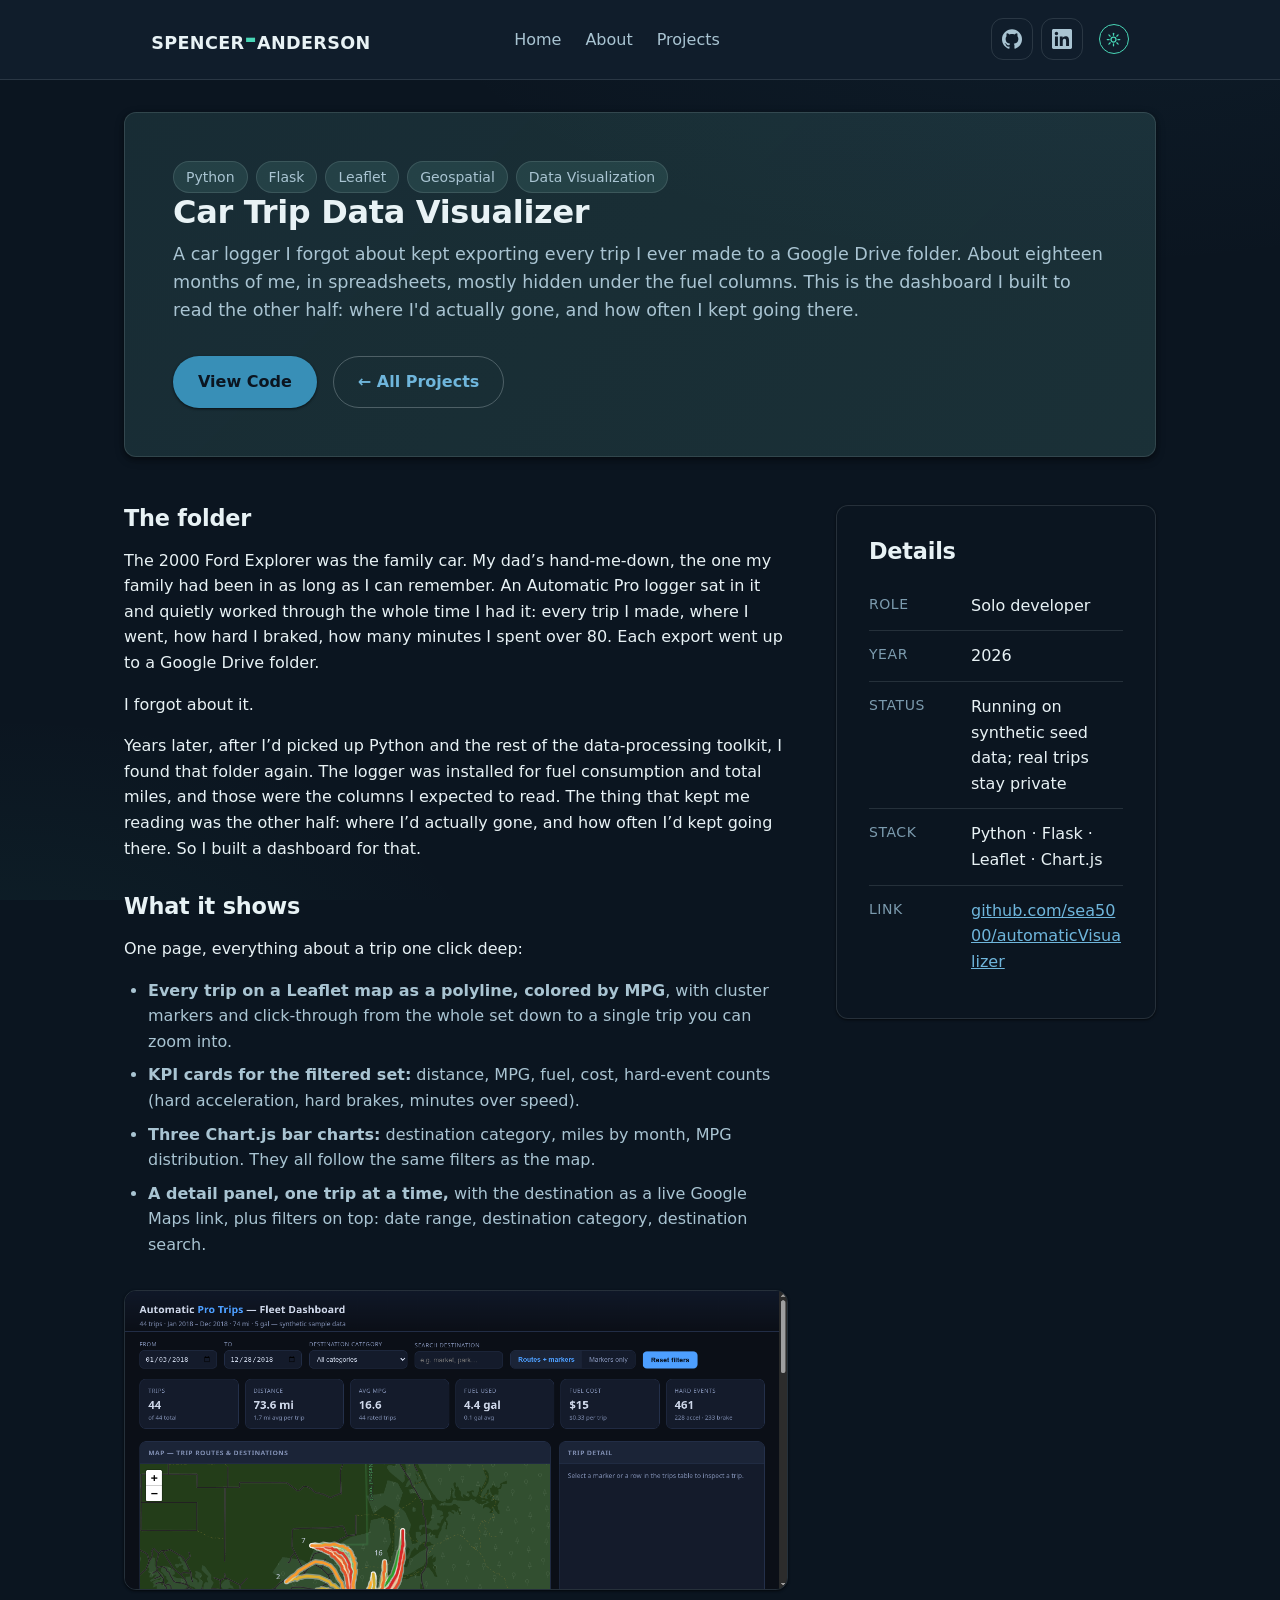
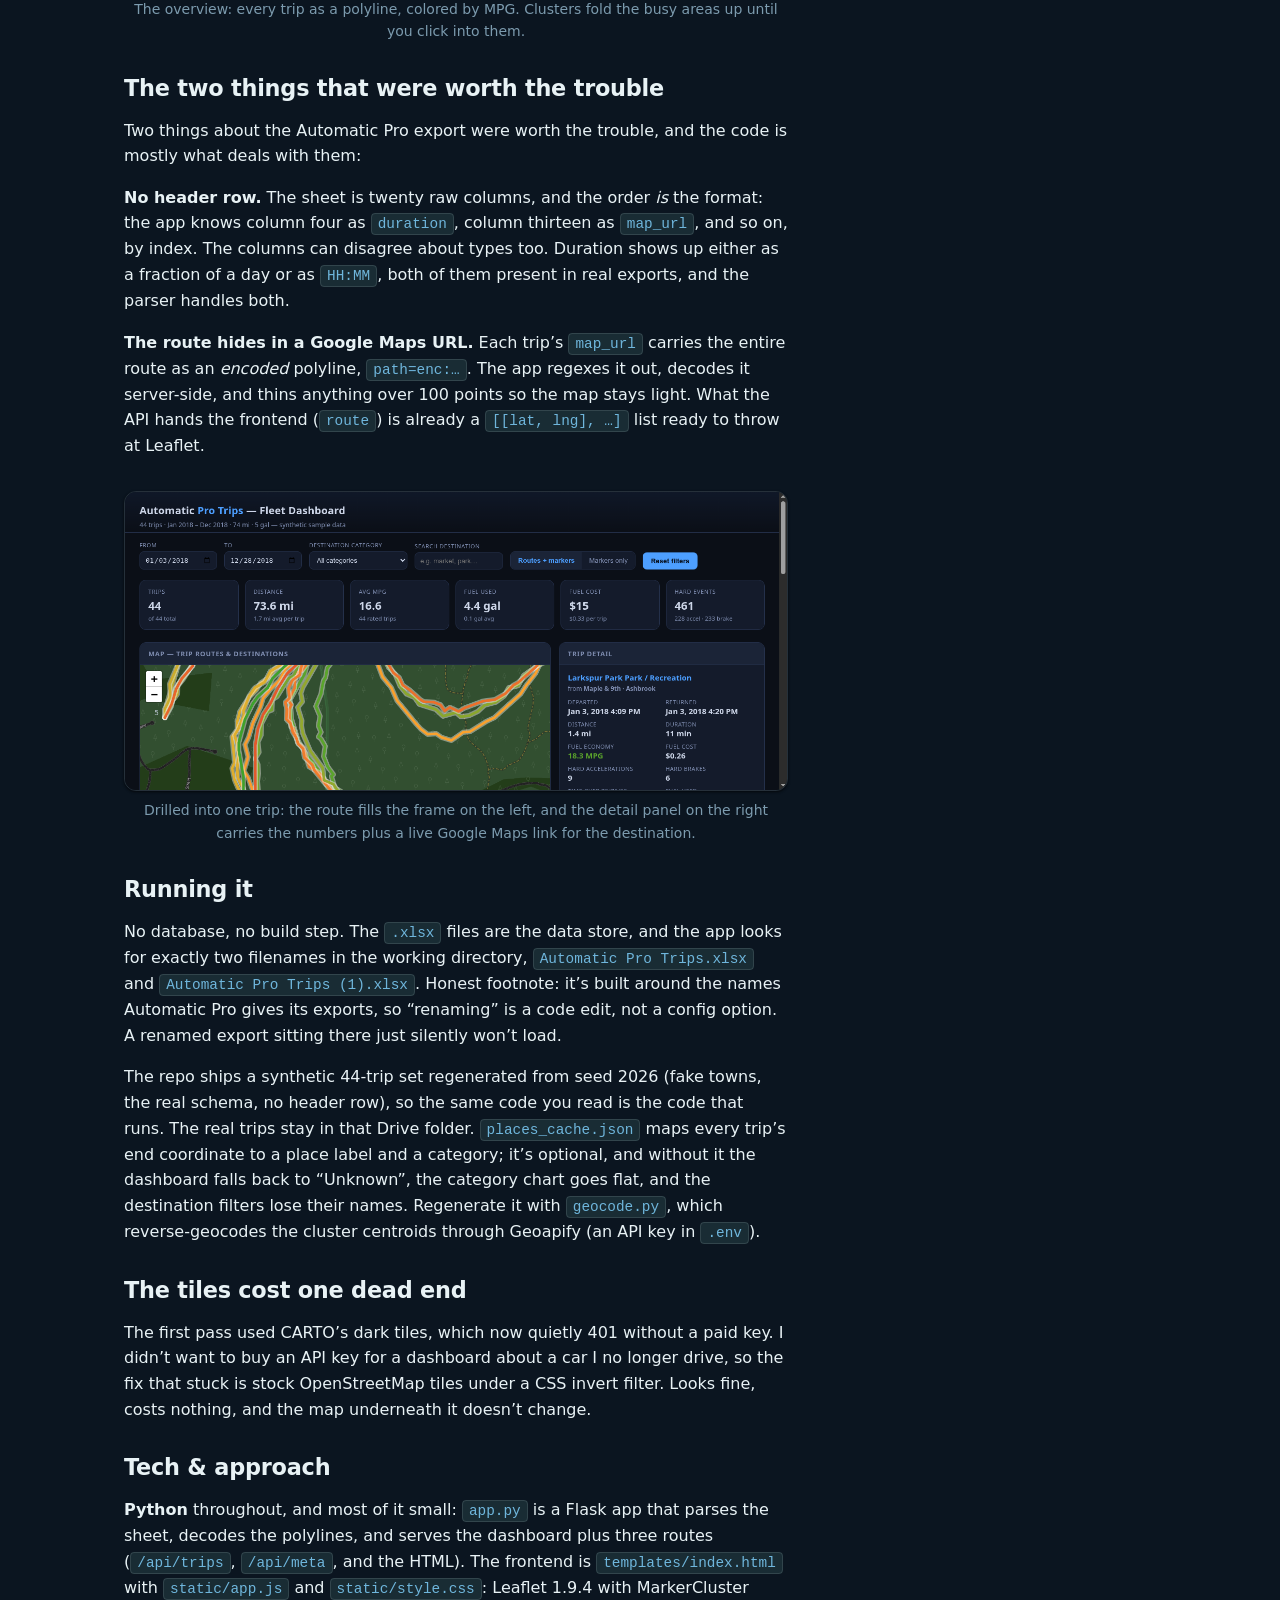
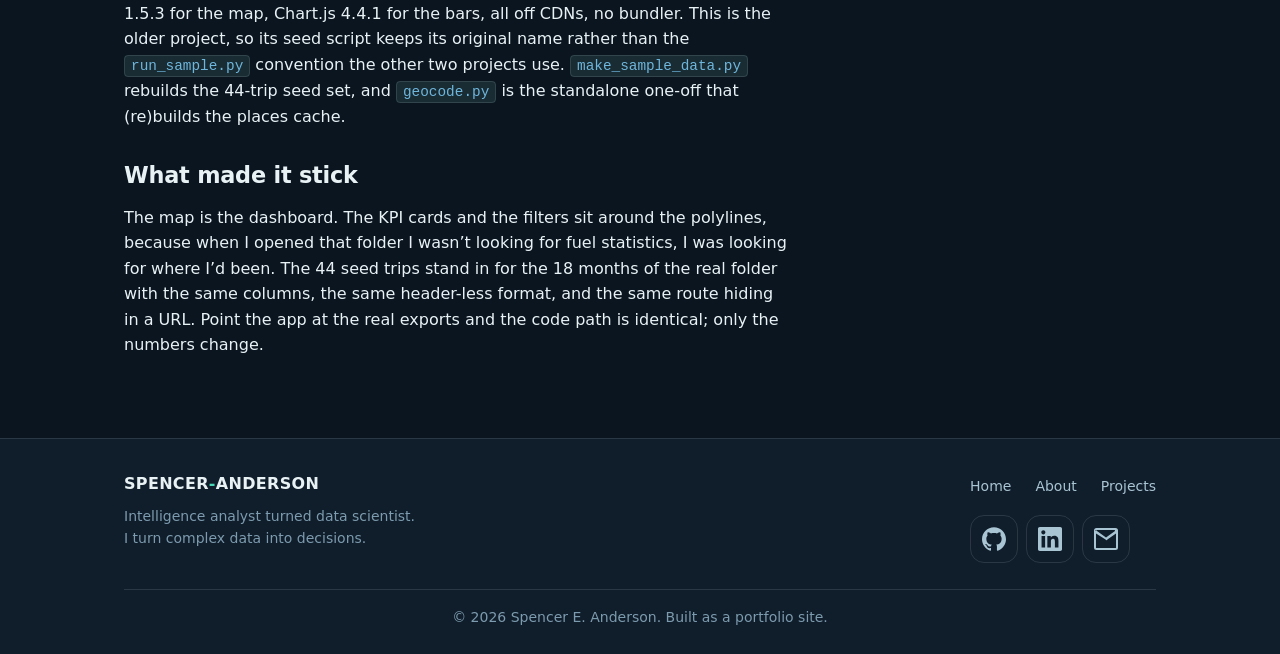
<file: projects/autoViz.html>
<!DOCTYPE html>
<html lang="en" data-depth="1">
<head>
    <meta charset="UTF-8">
    <meta name="viewport" content="width=device-width, initial-scale=1.0">
    <title>Car Trip Data Visualizer: 18 Months of Trips, Mapped | Spencer E. Anderson</title>
    <meta name="description" content="A Flask and Leaflet dashboard over eighteen months of Automatic Pro car logger exports: every trip as a polyline on a map, colored by MPG, with KPI cards, filters, and a per-trip detail panel.">
    <link rel="stylesheet" href="../assets/css/styles.css?v=2">
    <script src="../assets/js/theme.js"></script>
</head>
<body>

    <div data-header data-current=""></div>

    <main class="container">

        <section class="project-hero">
            <div data-reveal data-delay="0" class="tag-row" style="margin-top:0">
                <span class="tag">Python</span>
                <span class="tag">Flask</span>
                <span class="tag">Leaflet</span>
                <span class="tag">Geospatial</span>
                <span class="tag">Data Visualization</span>
            </div>
            <h1 data-reveal data-delay="0">
                Car Trip Data Visualizer
            </h1>
            <p data-reveal data-delay="0" class="lead meta">
                A car logger I forgot about kept exporting every trip I ever made to a Google
                Drive folder. About eighteen months of me, in spreadsheets, mostly hidden under
                the fuel columns. This is the dashboard I built to read the other half:
                where I'd actually gone, and how often I kept going there.
            </p>
            <div data-reveal data-delay="0" class="btn-row">
                <a class="btn btn-primary" href="https://github.com/sea5000/automaticVisualizer" target="_blank" rel="noopener">View Code</a>
                <a class="btn btn-outline" href="../projects.html">&larr; All Projects</a>
            </div>
        </section>

        <div class="project-layout">

            <div class="prose">
                <h3>The folder</h3>
                <p>
                    The 2000 Ford Explorer was the family car. My dad&rsquo;s hand-me-down, the one
                    my family had been in as long as I can remember. An Automatic Pro logger sat in
                    it and quietly worked through the whole time I had it: every trip I made,
                    where I went, how hard I braked, how many minutes I spent over 80. Each export
                    went up to a Google Drive folder.
                </p>
                <p>I forgot about it.</p>
                <p>
                    Years later, after I&rsquo;d picked up Python and the rest of the data-processing
                    toolkit, I found that folder again. The logger was installed for fuel
                    consumption and total miles, and those were the columns I expected to read.
                    The thing that kept me reading was the other half: where I&rsquo;d actually
                    gone, and how often I&rsquo;d kept going there. So I built a dashboard for that.
                </p>

                <h3>What it shows</h3>
                <p>
                    One page, everything about a trip one click deep:
                </p>
                <ul>
                    <li><strong>Every trip on a Leaflet map as a polyline, colored by MPG</strong>, with cluster markers and click-through from the whole set down to a single trip you can zoom into.</li>
                    <li><strong>KPI cards for the filtered set:</strong> distance, MPG, fuel, cost, hard-event counts (hard acceleration, hard brakes, minutes over speed).</li>
                    <li><strong>Three Chart.js bar charts:</strong> destination category, miles by month, MPG distribution. They all follow the same filters as the map.</li>
                    <li><strong>A detail panel, one trip at a time,</strong> with the destination as a live Google Maps link, plus filters on top: date range, destination category, destination search.</li>
                </ul>

                <figure data-reveal data-delay="0">
                    <img src="../assets/img/autoViz-overview.png" alt="The dashboard overview: every trip drawn as a polyline on a map, colored by MPG, with KPI cards and bar charts below" loading="lazy">
                    <figcaption>The overview: every trip as a polyline, colored by MPG. Clusters fold the busy areas up until you click into them.</figcaption>
                </figure>

                <h3>The two things that were worth the trouble</h3>
                <p>
                    Two things about the Automatic Pro export were worth the trouble, and the code
                    is mostly what deals with them:
                </p>
                <p>
                    <strong>No header row.</strong> The sheet is twenty raw columns, and the order
                    <em>is</em> the format: the app knows column four as <code>duration</code>,
                    column thirteen as <code>map_url</code>, and so on, by index. The columns can
                    disagree about types too. Duration shows up either as a fraction of a day or
                    as <code>HH:MM</code>, both of them present in real exports, and the parser
                    handles both.
                </p>
                <p>
                    <strong>The route hides in a Google Maps URL.</strong> Each trip&rsquo;s
                    <code>map_url</code> carries the entire route as an <em>encoded</em>
                    polyline, <code>path=enc:&hellip;</code>. The app regexes it out, decodes it
                    server-side, and thins anything over 100 points so the map stays light. What
                    the API hands the frontend (<code>route</code>) is already a
                    <code>[[lat, lng], &hellip;]</code> list ready to throw at Leaflet.
                </p>

                <figure data-reveal data-delay="160">
                    <img src="../assets/img/autoViz-trip.png" alt="One selected trip: the route fills the map frame with the detail panel on the right" loading="lazy">
                    <figcaption>
                        Drilled into one trip: the route fills the frame on the left, and the
                        detail panel on the right carries the numbers plus a live Google Maps
                        link for the destination.
                    </figcaption>
                </figure>

                <h3>Running it</h3>
                <p>
                    No database, no build step. The <code>.xlsx</code> files are the data store,
                    and the app looks for exactly two filenames in the working directory,
                    <code>Automatic Pro Trips.xlsx</code> and
                    <code>Automatic Pro Trips (1).xlsx</code>. Honest footnote: it&rsquo;s built
                    around the names Automatic Pro gives its exports, so &ldquo;renaming&rdquo;
                    is a code edit, not a config option. A renamed export sitting there just
                    silently won&rsquo;t load.
                </p>
                <p>
                    The repo ships a synthetic 44-trip set regenerated from seed 2026 (fake
                    towns, the real schema, no header row), so the same code you read is the
                    code that runs. The real trips stay in that Drive folder.
                    <code>places_cache.json</code> maps every trip&rsquo;s end coordinate to a
                    place label and a category; it&rsquo;s optional, and without it the
                    dashboard falls back to &ldquo;Unknown&rdquo;, the category chart goes flat,
                    and the destination filters lose their names. Regenerate it with
                    <code>geocode.py</code>, which reverse-geocodes the cluster centroids
                    through Geoapify (an API key in <code>.env</code>).
                </p>

                <h3>The tiles cost one dead end</h3>
                <p>
                    The first pass used CARTO&rsquo;s dark tiles, which now quietly 401 without a
                    paid key. I didn&rsquo;t want to buy an API key for a dashboard about a car
                    I no longer drive, so the fix that stuck is stock OpenStreetMap tiles under
                    a CSS invert filter. Looks fine, costs nothing, and the map underneath it
                    doesn&rsquo;t change.
                </p>

                <h3>Tech &amp; approach</h3>
                <p>
                    <strong>Python</strong> throughout, and most of it small: <code>app.py</code>
                    is a Flask app that parses the sheet, decodes the polylines, and serves the
                    dashboard plus three routes (<code>/api/trips</code>,
                    <code>/api/meta</code>, and the HTML). The frontend is
                    <code>templates/index.html</code> with <code>static/app.js</code> and
                    <code>static/style.css</code>: Leaflet 1.9.4 with MarkerCluster 1.5.3 for
                    the map, Chart.js 4.4.1 for the bars, all off CDNs, no bundler.
                    This is the older project, so its seed script keeps its original name rather than the <code>run_sample.py</code> convention the other two projects use. <code>make_sample_data.py</code> rebuilds the 44-trip seed set, and
                    <code>geocode.py</code> is the standalone one-off that (re)builds the places
                    cache.
                </p>

                <h3>What made it stick</h3>
                <p>
                    The map is the dashboard. The KPI cards and the filters sit around the
                    polylines, because when I opened that folder I wasn&rsquo;t looking for
                    fuel statistics, I was looking for where I&rsquo;d been. The 44 seed trips
                    stand in for the 18 months of the real folder with the same columns, the
                    same header-less format, and the same route hiding in a URL. Point the app
                    at the real exports and the code path is identical; only the numbers
                    change.
                </p>
            </div>

            <aside data-reveal class="project-side">
                <div class="card">
                    <h3>Details</h3>
                    <ul class="contact-list">
                        <li>
                            <span class="label">Role</span>
                            <span class="value">Solo developer</span>
                        </li>
                        <li>
                            <span class="label">Year</span>
                            <span class="value">2026</span>
                        </li>
                        <li>
                            <span class="label">Status</span>
                            <span class="value">Running on synthetic seed data; real trips stay private</span>
                        </li>
                        <li>
                            <span class="label">Stack</span>
                            <span class="value">Python &middot; Flask &middot; Leaflet &middot; Chart.js</span>
                        </li>
                        <li>
                            <span class="label">Link</span>
                            <span class="value">
                                <a href="https://github.com/sea5000/automaticVisualizer" target="_blank" rel="noopener">github.com/sea5000/automaticVisualizer</a>
                            </span>
                        </li>
                    </ul>
                </div>
            </aside>

        </div>
    </main>

    <div data-footer></div>

    <script src="../assets/js/main.js"></script>
</body>
</html>
</file>
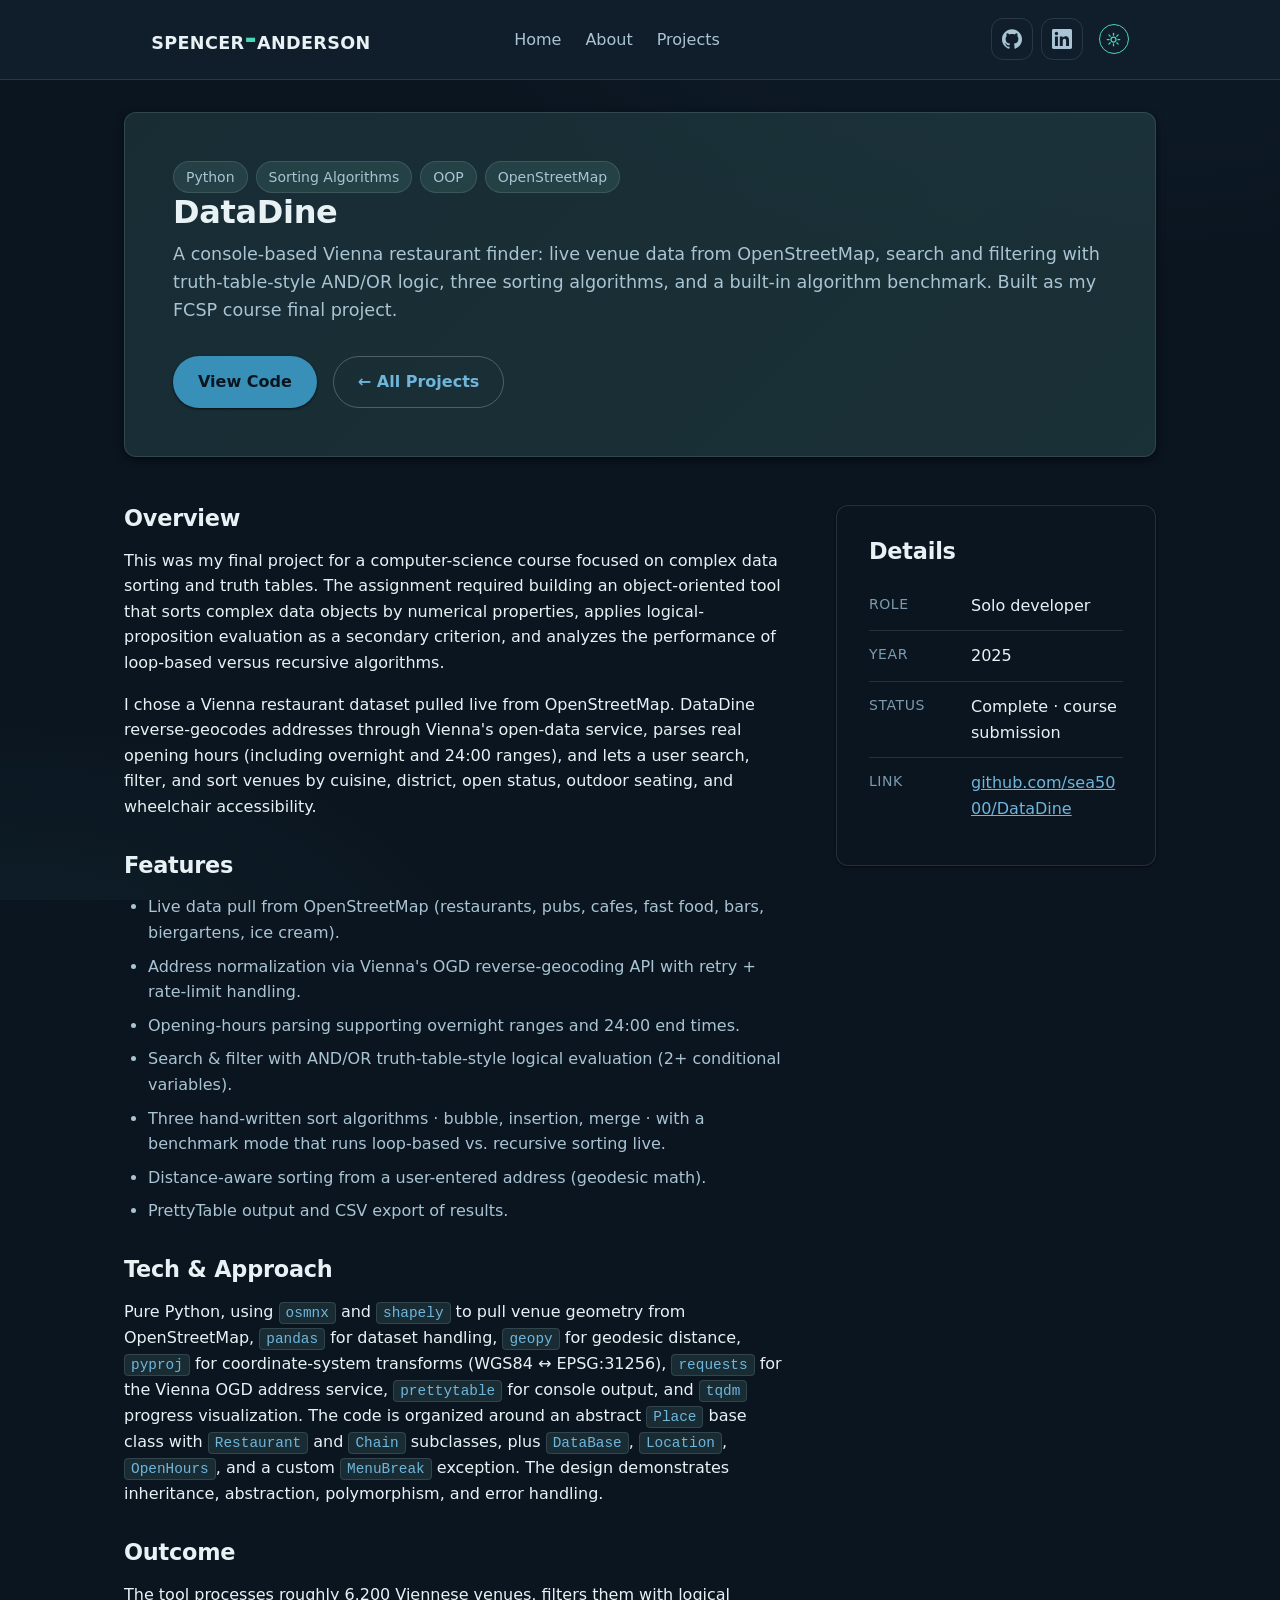
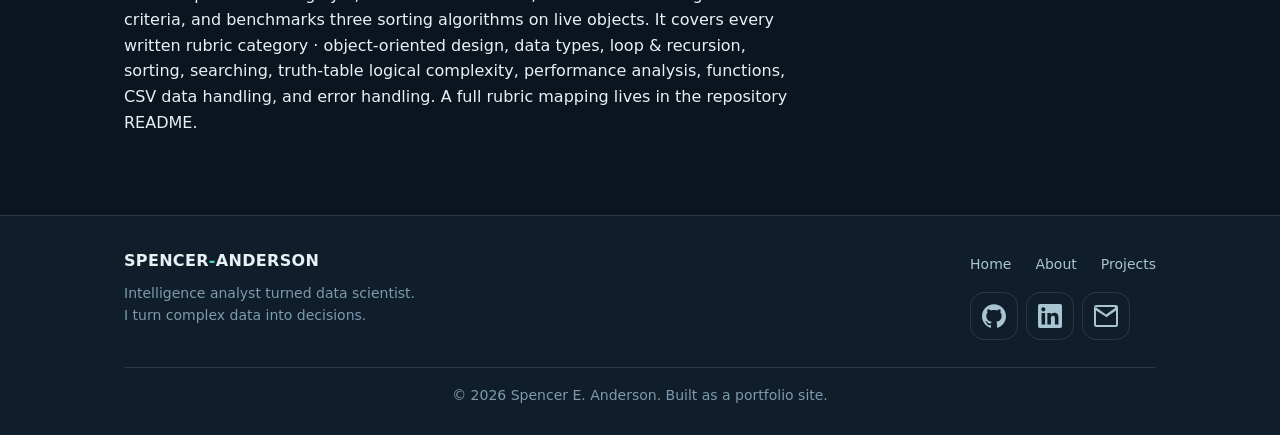
<file: projects/datadine.html>
<!DOCTYPE html>
<html lang="en" data-depth="1">
<head>
    <meta charset="UTF-8">
    <meta name="viewport" content="width=device-width, initial-scale=1.0">
    <title>DataDine · Vienna Restaurant Finder · Spencer E. Anderson</title>
    <meta name="description" content="DataDine · a Python Vienna restaurant finder built for a data-sorting and truth-table coursework.">
    <link rel="stylesheet" href="../assets/css/styles.css?v=2">
    <script src="../assets/js/theme.js"></script>
</head>
<body>

    <div data-header data-current=""></div>

    <main class="container">

        <section class="project-hero">
            <div data-reveal data-delay="0" class="tag-row" style="margin-top:0">
                <span class="tag">Python</span>
                <span class="tag">Sorting Algorithms</span>
                <span class="tag">OOP</span>
                <span class="tag">OpenStreetMap</span>
            </div>
            <h1 data-reveal data-delay="0">
                DataDine
            </h1>
            <p data-reveal data-delay="0" class="lead meta">
                A console-based Vienna restaurant finder: live venue data from OpenStreetMap, search and
                filtering with truth-table-style AND/OR logic, three sorting algorithms, and a built-in
                algorithm benchmark. Built as my FCSP course final project.
            </p>
            <div data-reveal data-delay="0" class="btn-row">
                <a class="btn btn-primary" href="https://github.com/sea5000/DataDine" target="_blank" rel="noopener">View Code</a>
                <a class="btn btn-outline" href="../projects.html">&larr; All Projects</a>
            </div>
        </section>

        <div class="project-layout">

            <div class="prose">
                <h3>Overview</h3>
                <p>
                    This was my final project for a computer-science course focused on complex data
                    sorting and truth tables. The assignment required building an object-oriented tool that
                    sorts complex data objects by numerical properties, applies logical-proposition
                    evaluation as a secondary criterion, and analyzes the performance of loop-based versus
                    recursive algorithms.
                </p>
                <p>
                    I chose a Vienna restaurant dataset pulled live from OpenStreetMap. DataDine reverse-geocodes
                    addresses through Vienna's open-data service, parses real opening hours (including overnight
                    and 24:00 ranges), and lets a user search, filter, and sort venues by cuisine, district,
                    open status, outdoor seating, and wheelchair accessibility.
                </p>

                <h3>Features</h3>
                <ul>
                    <li>Live data pull from OpenStreetMap (restaurants, pubs, cafes, fast food, bars, biergartens, ice cream).</li>
                    <li>Address normalization via Vienna's OGD reverse-geocoding API with retry + rate-limit handling.</li>
                    <li>Opening-hours parsing supporting overnight ranges and 24:00 end times.</li>
                    <li>Search &amp; filter with AND/OR truth-table-style logical evaluation (2+ conditional variables).</li>
                    <li>Three hand-written sort algorithms · bubble, insertion, merge · with a benchmark mode that runs loop-based vs. recursive sorting live.</li>
                    <li>Distance-aware sorting from a user-entered address (geodesic math).</li>
                    <li>PrettyTable output and CSV export of results.</li>
                </ul>

                <h3>Tech &amp; Approach</h3>
                <p>
                    Pure Python, using <code>osmnx</code> and <code>shapely</code> to pull venue geometry from
                    OpenStreetMap, <code>pandas</code> for dataset handling, <code>geopy</code> for geodesic
                    distance, <code>pyproj</code> for coordinate-system transforms (WGS84 ↔ EPSG:31256),
                    <code>requests</code> for the Vienna OGD address service, <code>prettytable</code> for
                    console output, and <code>tqdm</code> progress visualization. The code is organized
                    around an abstract <code>Place</code> base class with <code>Restaurant</code> and
                    <code>Chain</code> subclasses, plus <code>DataBase</code>, <code>Location</code>,
                    <code>OpenHours</code>, and a custom <code>MenuBreak</code> exception. The design
                    demonstrates inheritance, abstraction, polymorphism, and error handling.
                </p>

                <h3>Outcome</h3>
                <p>
                    The tool processes roughly 6,200 Viennese venues, filters them with logical criteria,
                    and benchmarks three sorting algorithms on live objects. It covers every
                    written rubric category · object-oriented design, data types, loop &amp; recursion,
                    sorting, searching, truth-table logical complexity, performance analysis, functions,
                    CSV data handling, and error handling. A full rubric mapping lives in the repository README.
                </p>
            </div>

            <aside data-reveal class="project-side">
                <div class="card">
                    <h3>Details</h3>
                    <ul class="contact-list">
                        <li>
                            <span class="label">Role</span>
                            <span class="value">Solo developer</span>
                        </li>
                        <li>
                            <span class="label">Year</span>
                            <span class="value">2025</span>
                        </li>
                        <li>
                            <span class="label">Status</span>
                            <span class="value">Complete · course submission</span>
                        </li>
                        <li>
                            <span class="label">Link</span>
                            <span class="value">
                                <a href="https://github.com/sea5000/DataDine" target="_blank" rel="noopener">github.com/sea5000/DataDine</a>
                            </span>
                        </li>
                    </ul>
                </div>
            </aside>

        </div>
    </main>

    <div data-footer></div>

    <script src="../assets/js/main.js"></script>
</body>
</html>
</file>
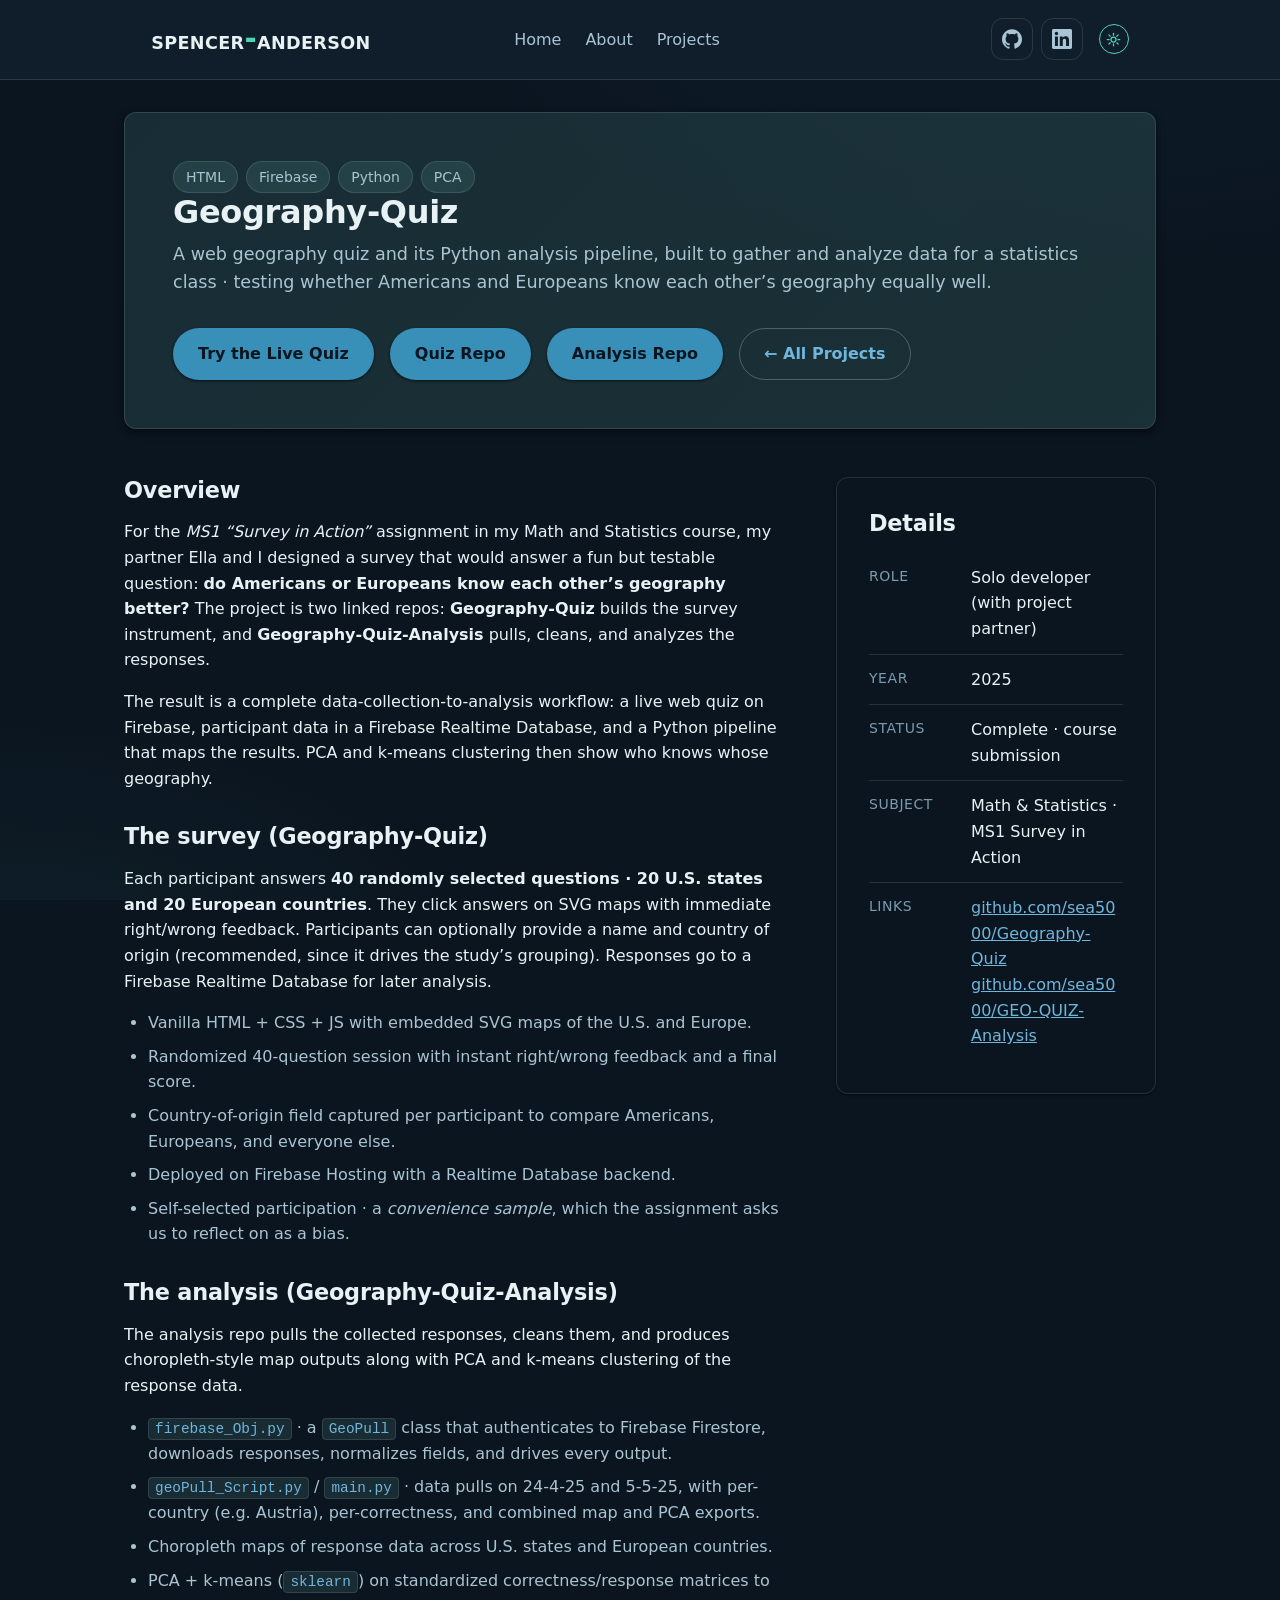
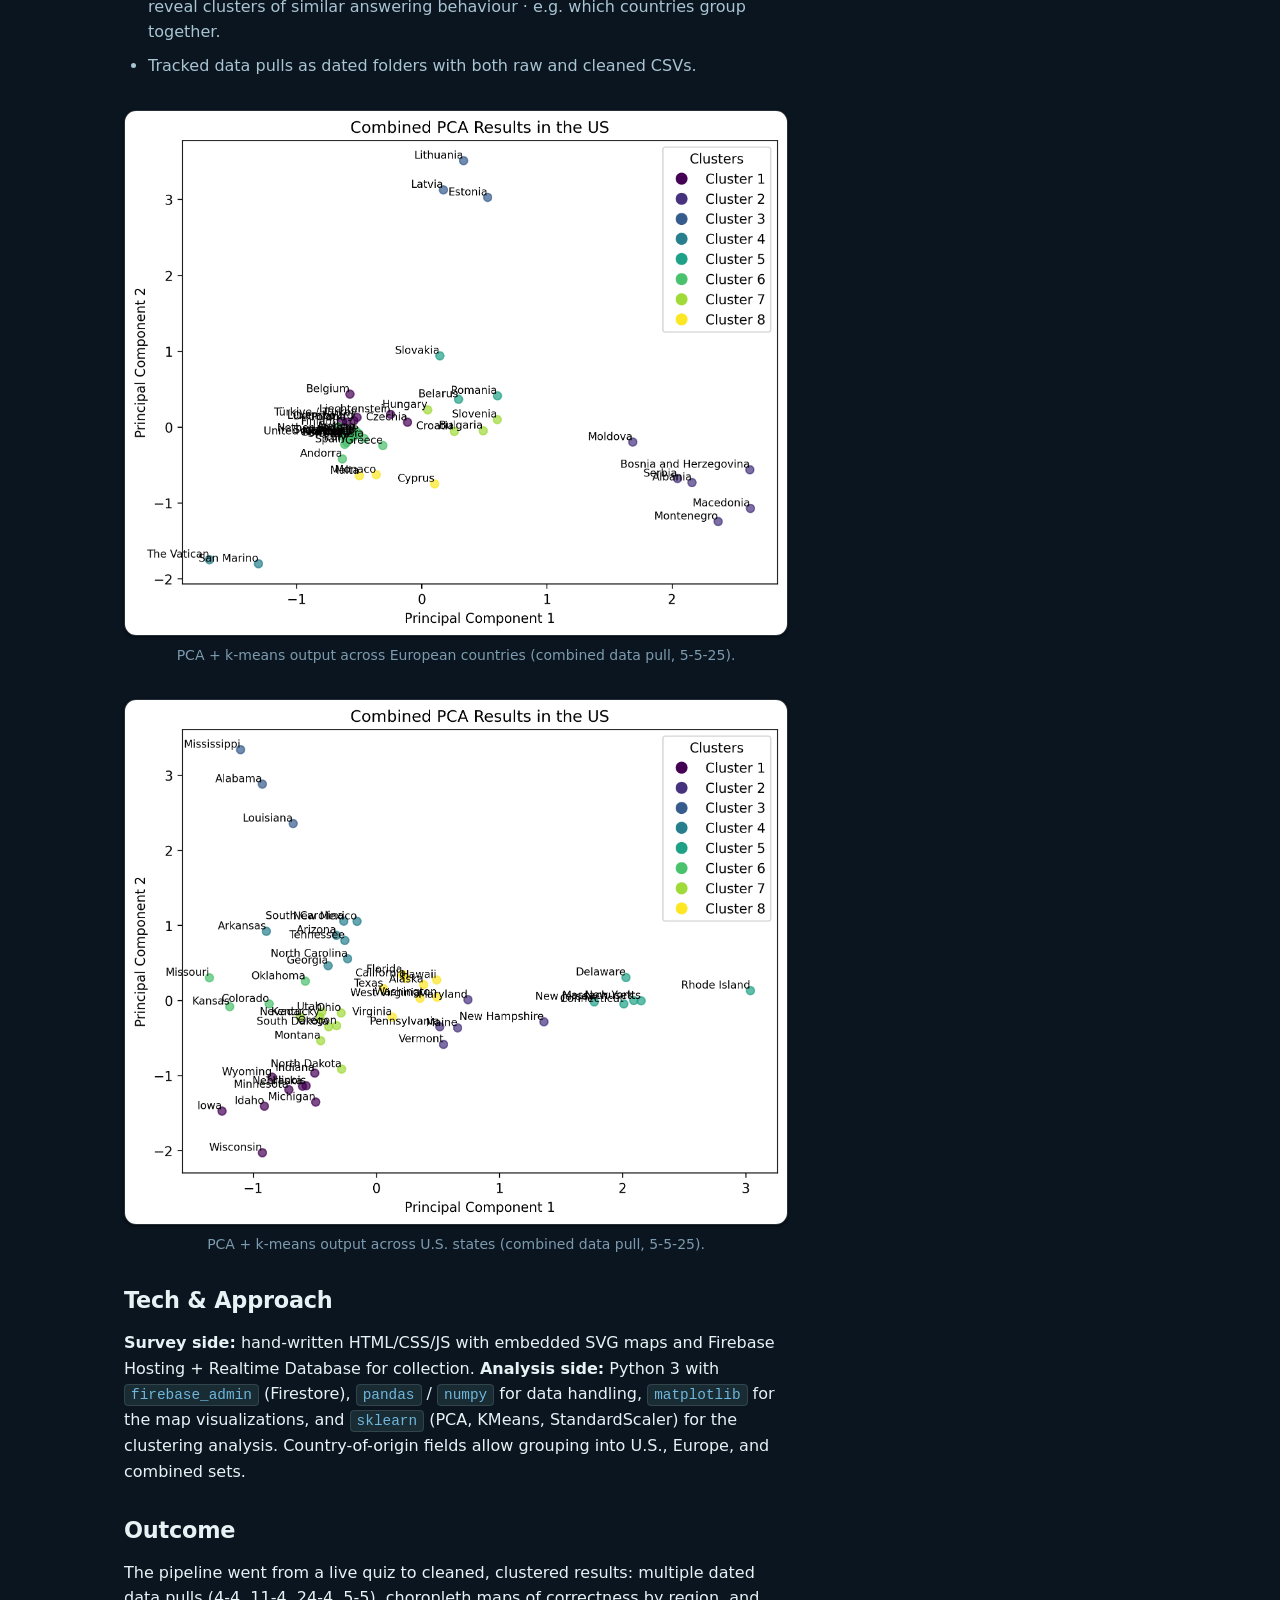
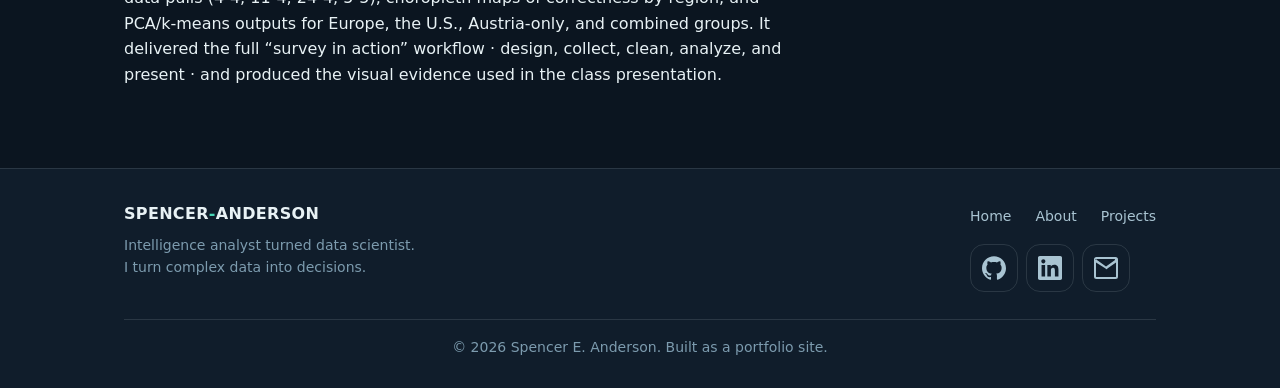
<file: projects/geo-quiz.html>
<!DOCTYPE html>
<html lang="en" data-depth="1">
<head>
    <meta charset="UTF-8">
    <meta name="viewport" content="width=device-width, initial-scale=1.0">
    <title>Geography-Quiz · U.S. vs Europe Knowledge Study · Spencer E. Anderson</title>
    <meta name="description" content="Geography-Quiz · a web geography survey and its Python analysis pipeline, testing how well Americans and Europeans know each other's geography.">
    <link rel="stylesheet" href="../assets/css/styles.css?v=2">
    <script src="../assets/js/theme.js"></script>
</head>
<body>

    <div data-header data-current=""></div>

    <main class="container">

        <section class="project-hero">
            <div data-reveal data-delay="0" class="tag-row" style="margin-top:0">
                <span class="tag">HTML</span>
                <span class="tag">Firebase</span>
                <span class="tag">Python</span>
                <span class="tag">PCA</span>
            </div>
            <h1 data-reveal data-delay="0">
                Geography-Quiz
            </h1>
            <p data-reveal data-delay="0" class="lead meta">
                A web geography quiz and its Python analysis pipeline, built to gather and analyze
                data for a statistics class · testing whether Americans and Europeans know each
                other&rsquo;s geography equally well.
            </p>
            <div data-reveal data-delay="0" class="btn-row">
                <a class="btn btn-primary" href="https://quiz.spencer-anderson.com" target="_blank" rel="noopener">Try the Live Quiz</a>
                <a class="btn btn-primary" href="https://github.com/sea5000/Geography-Quiz" target="_blank" rel="noopener">Quiz Repo</a>
                <a class="btn btn-primary" href="https://github.com/sea5000/GEO-QUIZ-Analysis" target="_blank" rel="noopener">Analysis Repo</a>
                <a class="btn btn-outline" href="../projects.html">&larr; All Projects</a>
            </div>
        </section>

        <div class="project-layout">

            <div class="prose">
                <h3>Overview</h3>
                <p>
                    For the <em>MS1 &ldquo;Survey in Action&rdquo;</em> assignment in my Math and Statistics
                    course, my partner Ella and I designed a survey that would answer a fun but testable
                    question: <strong>do Americans or Europeans know each other&rsquo;s geography better?</strong>
                    The project is two linked repos: <strong>Geography-Quiz</strong> builds the survey
                    instrument, and <strong>Geography-Quiz-Analysis</strong> pulls, cleans, and analyzes the
                    responses.
                </p>
                <p>
                    The result is a complete data-collection-to-analysis workflow: a live web quiz on
                    Firebase, participant data in a Firebase Realtime Database, and a Python pipeline
                    that maps the results. PCA and k-means clustering then show who knows whose
                    geography.
                </p>

                <h3>The survey (Geography-Quiz)</h3>
                <p>
                    Each participant answers <strong>40 randomly selected questions · 20 U.S. states and
                    20 European countries</strong>. They click answers on SVG maps with immediate
                    right/wrong feedback. Participants can optionally provide a name and country of
                    origin (recommended, since it drives the study&rsquo;s grouping). Responses go to a
                    Firebase Realtime Database for later analysis.
                </p>
                <ul>
                    <li>Vanilla HTML + CSS + JS with embedded SVG maps of the U.S. and Europe.</li>
                    <li>Randomized 40-question session with instant right/wrong feedback and a final score.</li>
                    <li>Country-of-origin field captured per participant to compare Americans, Europeans, and everyone else.</li>
                    <li>Deployed on Firebase Hosting with a Realtime Database backend.</li>
                    <li>Self-selected participation · a <em>convenience sample</em>, which the assignment asks us to reflect on as a bias.</li>
                </ul>

                <h3>The analysis (Geography-Quiz-Analysis)</h3>
                <p>
                    The analysis repo pulls the collected responses, cleans them, and produces choropleth-style
                    map outputs along with PCA and k-means clustering of the response data.
                </p>
                <ul>
                    <li>
                        <code>firebase_Obj.py</code> · a <code>GeoPull</code> class that authenticates to
                        Firebase Firestore, downloads responses, normalizes fields, and drives every output.
                    </li>
                    <li>
                        <code>geoPull_Script.py</code> / <code>main.py</code> · data pulls on 24-4-25 and
                        5-5-25, with per-country (e.g. Austria), per-correctness, and combined map and PCA
                        exports.
                    </li>
                    <li>Choropleth maps of response data across U.S. states and European countries.</li>
                    <li>
                        PCA + k-means (<code>sklearn</code>) on standardized correctness/response matrices to
                        reveal clusters of similar answering behaviour · e.g. which countries group together.
                    </li>
                    <li>Tracked data pulls as dated folders with both raw and cleaned CSVs.</li>
                </ul>

                <figure data-reveal data-delay="0">
                    <img src="../assets/img/geoquiz-pca-combined-eu.png" alt="PCA output across European countries from the Geography-Quiz analysis" loading="lazy">
                    <figcaption>PCA + k-means output across European countries (combined data pull, 5-5-25).</figcaption>
                </figure>

                <figure data-reveal data-delay="160">
                    <img src="../assets/img/geoquiz-pca-combined-us.png" alt="PCA output across U.S. states from the Geography-Quiz analysis" loading="lazy">
                    <figcaption>PCA + k-means output across U.S. states (combined data pull, 5-5-25).</figcaption>
                </figure>

                <h3>Tech &amp; Approach</h3>
                <p>
                    <strong>Survey side:</strong> hand-written HTML/CSS/JS with embedded SVG maps and
                    Firebase Hosting + Realtime Database for collection. <strong>Analysis side:</strong>
                    Python 3 with <code>firebase_admin</code> (Firestore), <code>pandas</code> /
                    <code>numpy</code> for data handling, <code>matplotlib</code> for the map visualizations,
                    and <code>sklearn</code> (PCA, KMeans, StandardScaler) for the clustering analysis.
                    Country-of-origin fields allow grouping into U.S., Europe, and combined sets.
                </p>

                <h3>Outcome</h3>
                <p>
                    The pipeline went from a live quiz to cleaned, clustered results: multiple dated data
                    pulls (4-4, 11-4, 24-4, 5-5), choropleth maps of correctness by region, and PCA/k-means
                    outputs for Europe, the U.S., Austria-only, and combined groups. It delivered the
                    full &ldquo;survey in action&rdquo; workflow · design, collect, clean, analyze, and
                    present · and produced the visual evidence used in the class presentation.
                </p>
            </div>

            <aside data-reveal class="project-side">
                <div class="card">
                    <h3>Details</h3>
                    <ul class="contact-list">
                        <li>
                            <span class="label">Role</span>
                            <span class="value">Solo developer (with project partner)</span>
                        </li>
                        <li>
                            <span class="label">Year</span>
                            <span class="value">2025</span>
                        </li>
                        <li>
                            <span class="label">Status</span>
                            <span class="value">Complete · course submission</span>
                        </li>
                        <li>
                            <span class="label">Subject</span>
                            <span class="value">Math &amp; Statistics · MS1 Survey in Action</span>
                        </li>
                        <li>
                            <span class="label">Links</span>
                            <span class="value">
                                <a href="https://github.com/sea5000/Geography-Quiz" target="_blank" rel="noopener">github.com/sea5000/Geography-Quiz</a><br>
                                <a href="https://github.com/sea5000/GEO-QUIZ-Analysis" target="_blank" rel="noopener">github.com/sea5000/GEO-QUIZ-Analysis</a>
                            </span>
                        </li>
                    </ul>
                </div>
            </aside>

        </div>
    </main>

    <div data-footer></div>

    <script src="../assets/js/main.js"></script>
</body>
</html>
</file>
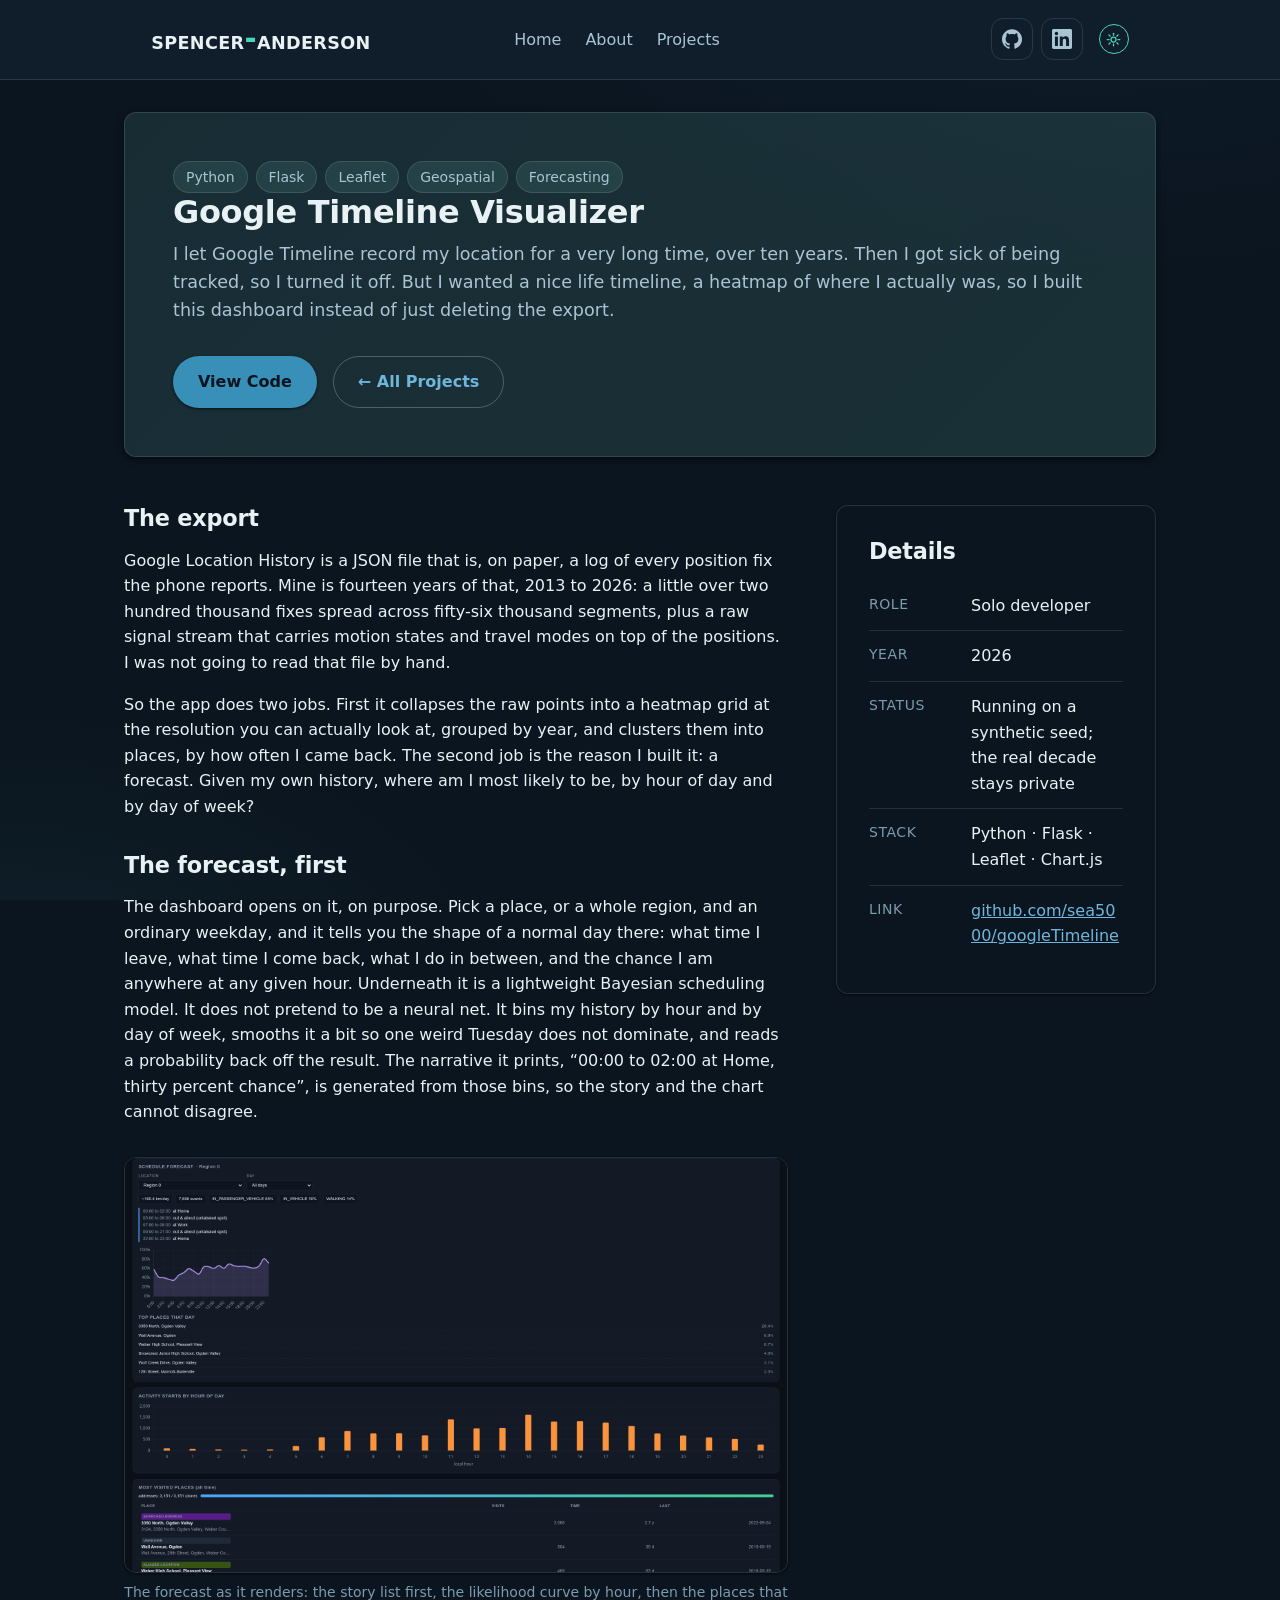
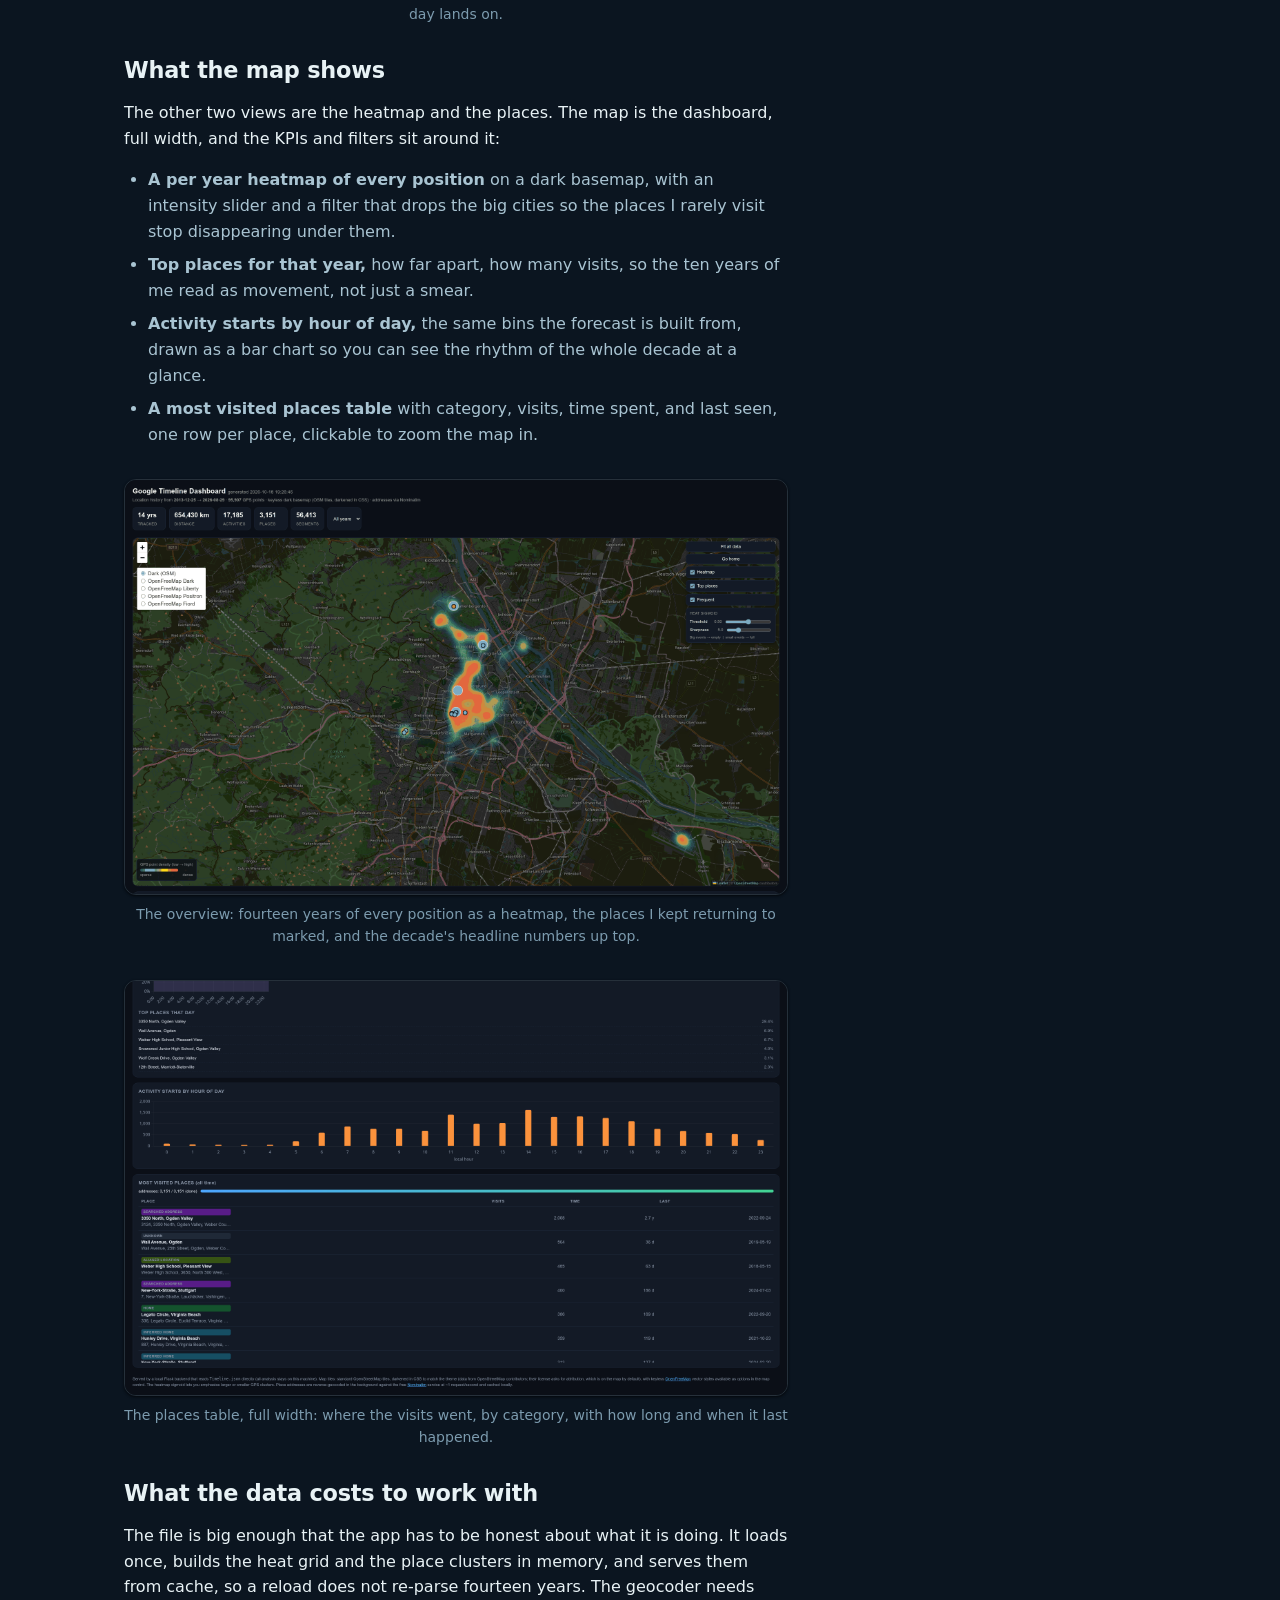
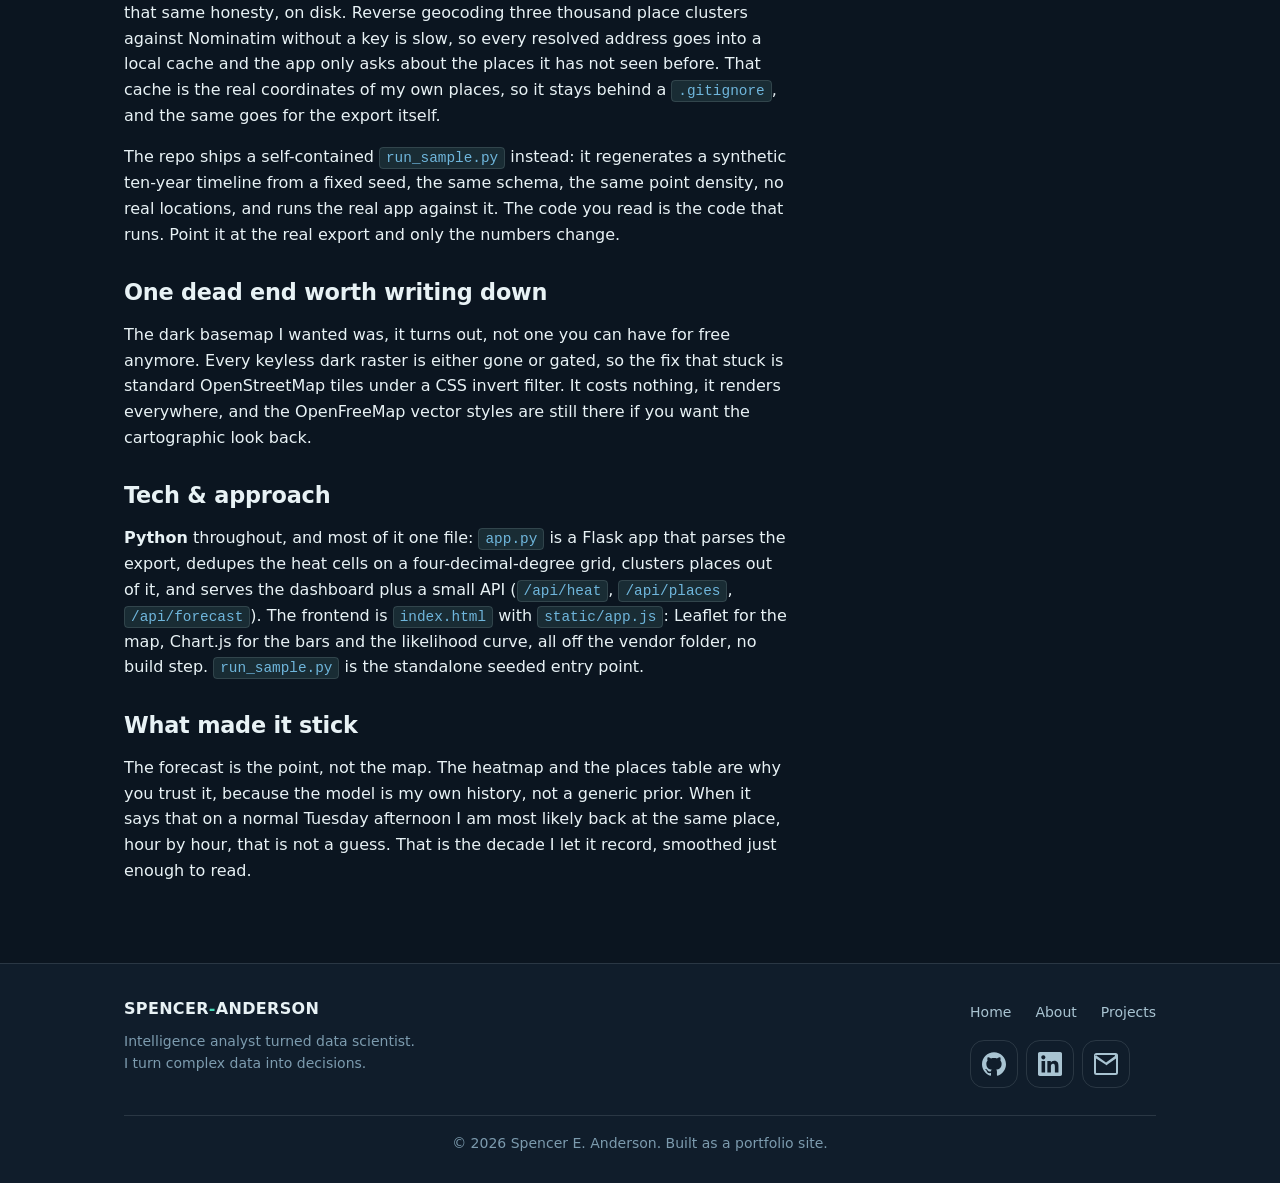
<file: projects/google-timeline.html>
<!DOCTYPE html>
<html lang="en" data-depth="1">
<head>
    <meta charset="UTF-8">
    <meta name="viewport" content="width=device-width, initial-scale=1.0">
    <title>Google Timeline Visualizer: A Decade of Where I Was, as Forecast | Spencer E. Anderson</title>
    <meta name="description" content="A Flask dashboard over a ten-year Google Location History export: a per-year heatmap of every position on a dark map, the yearly rhythms of where I moved, and a schedule forecast of where I'm most likely to be, by hour and by day of week.">
    <link rel="stylesheet" href="../assets/css/styles.css?v=2">
    <script src="../assets/js/theme.js"></script>
</head>
<body>

    <div data-header data-current=""></div>

    <main class="container">

        <section class="project-hero">
            <div data-reveal data-delay="0" class="tag-row" style="margin-top:0">
                <span class="tag">Python</span>
                <span class="tag">Flask</span>
                <span class="tag">Leaflet</span>
                <span class="tag">Geospatial</span>
                <span class="tag">Forecasting</span>
            </div>
            <h1 data-reveal data-delay="0">
                Google Timeline Visualizer
            </h1>
            <p data-reveal data-delay="0" class="lead meta">
                I let Google Timeline record my location for a very long time, over ten
                years. Then I got sick of being tracked, so I turned it off. But I
                wanted a nice life timeline, a heatmap of where I actually was, so I
                built this dashboard instead of just deleting the export.
            </p>
            <div data-reveal data-delay="0" class="btn-row">
                <a class="btn btn-primary" href="https://github.com/sea5000/googleTimeline" target="_blank" rel="noopener">View Code</a>
                <a class="btn btn-outline" href="../projects.html">&larr; All Projects</a>
            </div>
        </section>

        <div class="project-layout">

            <div class="prose">
                <h3>The export</h3>
                <p>
                    Google Location History is a JSON file that is, on paper, a log of
                    every position fix the phone reports. Mine is fourteen years of
                    that, 2013 to 2026: a little over two hundred thousand fixes spread
                    across fifty-six thousand segments, plus a raw signal stream that
                    carries motion states and travel modes on top of the positions. I
                    was not going to read that file by hand.
                </p>
                <p>
                    So the app does two jobs. First it collapses the raw points into a
                    heatmap grid at the resolution you can actually look at, grouped by
                    year, and clusters them into places, by how often I came back. The
                    second job is the reason I built it: a forecast. Given my
                    own history, where am I most likely to be, by hour of day and by
                    day of week?
                </p>

                <h3>The forecast, first</h3>
                <p>
                    The dashboard opens on it, on purpose. Pick a place, or a whole
                    region, and an ordinary weekday, and it tells you the shape of a
                    normal day there: what time I leave, what time I come back, what
                    I do in between, and the chance I am anywhere at any given hour.
                    Underneath it is a lightweight Bayesian scheduling model. It does
                    not pretend to be a neural net. It bins my history by hour and by
                    day of week, smooths it a bit so one weird Tuesday does not
                    dominate, and reads a probability back off the result. The
                    narrative it prints, &ldquo;00:00 to 02:00 at Home, thirty percent
                    chance&rdquo;, is generated from those bins, so the story and the
                    chart cannot disagree.
                </p>

                <figure data-reveal data-delay="0">
                    <img src="../assets/img/gtl-forecast.png" alt="The forecast card: a scope line, a story list of time blocks and places, summary chips, an activity chart by hour of day, and a most visited places table" loading="lazy">
                    <figcaption>The forecast as it renders: the story list first, the likelihood curve by hour, then the places that day lands on.</figcaption>
                </figure>

                <h3>What the map shows</h3>
                <p>
                    The other two views are the heatmap and the places. The map is the
                    dashboard, full width, and the KPIs and filters sit around it:
                </p>
                <ul>
                    <li><strong>A per year heatmap of every position</strong> on a dark basemap, with an intensity slider and a filter that drops the big cities so the places I rarely visit stop disappearing under them.</li>
                    <li><strong>Top places for that year,</strong> how far apart, how many visits, so the ten years of me read as movement, not just a smear.</li>
                    <li><strong>Activity starts by hour of day,</strong> the same bins the forecast is built from, drawn as a bar chart so you can see the rhythm of the whole decade at a glance.</li>
                    <li><strong>A most visited places table</strong> with category, visits, time spent, and last seen, one row per place, clickable to zoom the map in.</li>
                </ul>

                <figure data-reveal data-delay="160">
                    <img src="../assets/img/gtl-overview.png" alt="The dashboard overview: a dark map with a year heatmap of every position, KPI cards across the top, and the top places list beside the map" loading="lazy">
                    <figcaption>The overview: fourteen years of every position as a heatmap, the places I kept returning to marked, and the decade's headline numbers up top.</figcaption>
                </figure>

                <figure data-reveal data-delay="160">
                    <img src="../assets/img/gtl-places.png" alt="The most visited places view: a table of places with category, visits, time, and last seen, full width below the map" loading="lazy">
                    <figcaption>The places table, full width: where the visits went, by category, with how long and when it last happened.</figcaption>
                </figure>

                <h3>What the data costs to work with</h3>
                <p>
                    The file is big enough that the app has to be honest about what it
                    is doing. It loads once, builds the heat grid and the place
                    clusters in memory, and serves them from cache, so a reload does
                    not re-parse fourteen years. The geocoder needs that same honesty, on disk. Reverse geocoding three thousand
                    place clusters against Nominatim without a key is slow, so every
                    resolved address goes into a local cache and the app only asks
                    about the places it has not seen before. That cache is the real coordinates of my own places, so it stays behind a
                    <code>.gitignore</code>, and the same goes for the export
                    itself.
                </p>
                <p>
                    The repo ships a self-contained <code>run_sample.py</code> instead:
                    it regenerates a synthetic ten-year timeline from a fixed seed,
                    the same schema, the same point density, no real locations, and
                    runs the real app against it. The code you read is the code that
                    runs. Point it at the real export and only the numbers change.
                </p>

                <h3>One dead end worth writing down</h3>
                <p>
                    The dark basemap I wanted was, it turns out, not one you can have
                    for free anymore. Every keyless dark raster is either gone or
                    gated, so the fix that stuck is standard OpenStreetMap tiles
                    under a CSS invert filter. It costs nothing, it renders everywhere, and
                    the OpenFreeMap vector styles are still there if you
                    want the cartographic look back.
                </p>

                <h3>Tech &amp; approach</h3>
                <p>
                    <strong>Python</strong> throughout, and most of it one file:
                    <code>app.py</code> is a Flask app that parses the export, dedupes
                    the heat cells on a four-decimal-degree grid, clusters places out of
                    it, and serves the dashboard plus a small API
                    (<code>/api/heat</code>, <code>/api/places</code>,
                    <code>/api/forecast</code>). The frontend is
                    <code>index.html</code> with <code>static/app.js</code>:
                    Leaflet for the map, Chart.js for the bars and the likelihood
                    curve, all off the vendor folder, no build step.
                    <code>run_sample.py</code> is the standalone seeded entry point.
                </p>

                <h3>What made it stick</h3>
                <p>
                    The forecast is the point, not the map. The heatmap and the places
                    table are why you trust it, because the model is my own history,
                    not a generic prior. When it says that on a normal Tuesday afternoon I am
                    most likely back at the same place, hour by hour, that
                    is not a guess. That is the decade I let it record, smoothed
                    just enough to read.
                </p>
            </div>

            <aside data-reveal class="project-side">
                <div class="card">
                    <h3>Details</h3>
                    <ul class="contact-list">
                        <li>
                            <span class="label">Role</span>
                            <span class="value">Solo developer</span>
                        </li>
                        <li>
                            <span class="label">Year</span>
                            <span class="value">2026</span>
                        </li>
                        <li>
                            <span class="label">Status</span>
                            <span class="value">Running on a synthetic seed; the real decade stays private</span>
                        </li>
                        <li>
                            <span class="label">Stack</span>
                            <span class="value">Python &middot; Flask &middot; Leaflet &middot; Chart.js</span>
                        </li>
                        <li>
                            <span class="label">Link</span>
                            <span class="value">
                                <a href="https://github.com/sea5000/googleTimeline" target="_blank" rel="noopener">github.com/sea5000/googleTimeline</a>
                            </span>
                        </li>
                    </ul>
                </div>
            </aside>

        </div>
    </main>

    <div data-footer></div>

    <script src="../assets/js/main.js"></script>
</body>
</html>
</file>
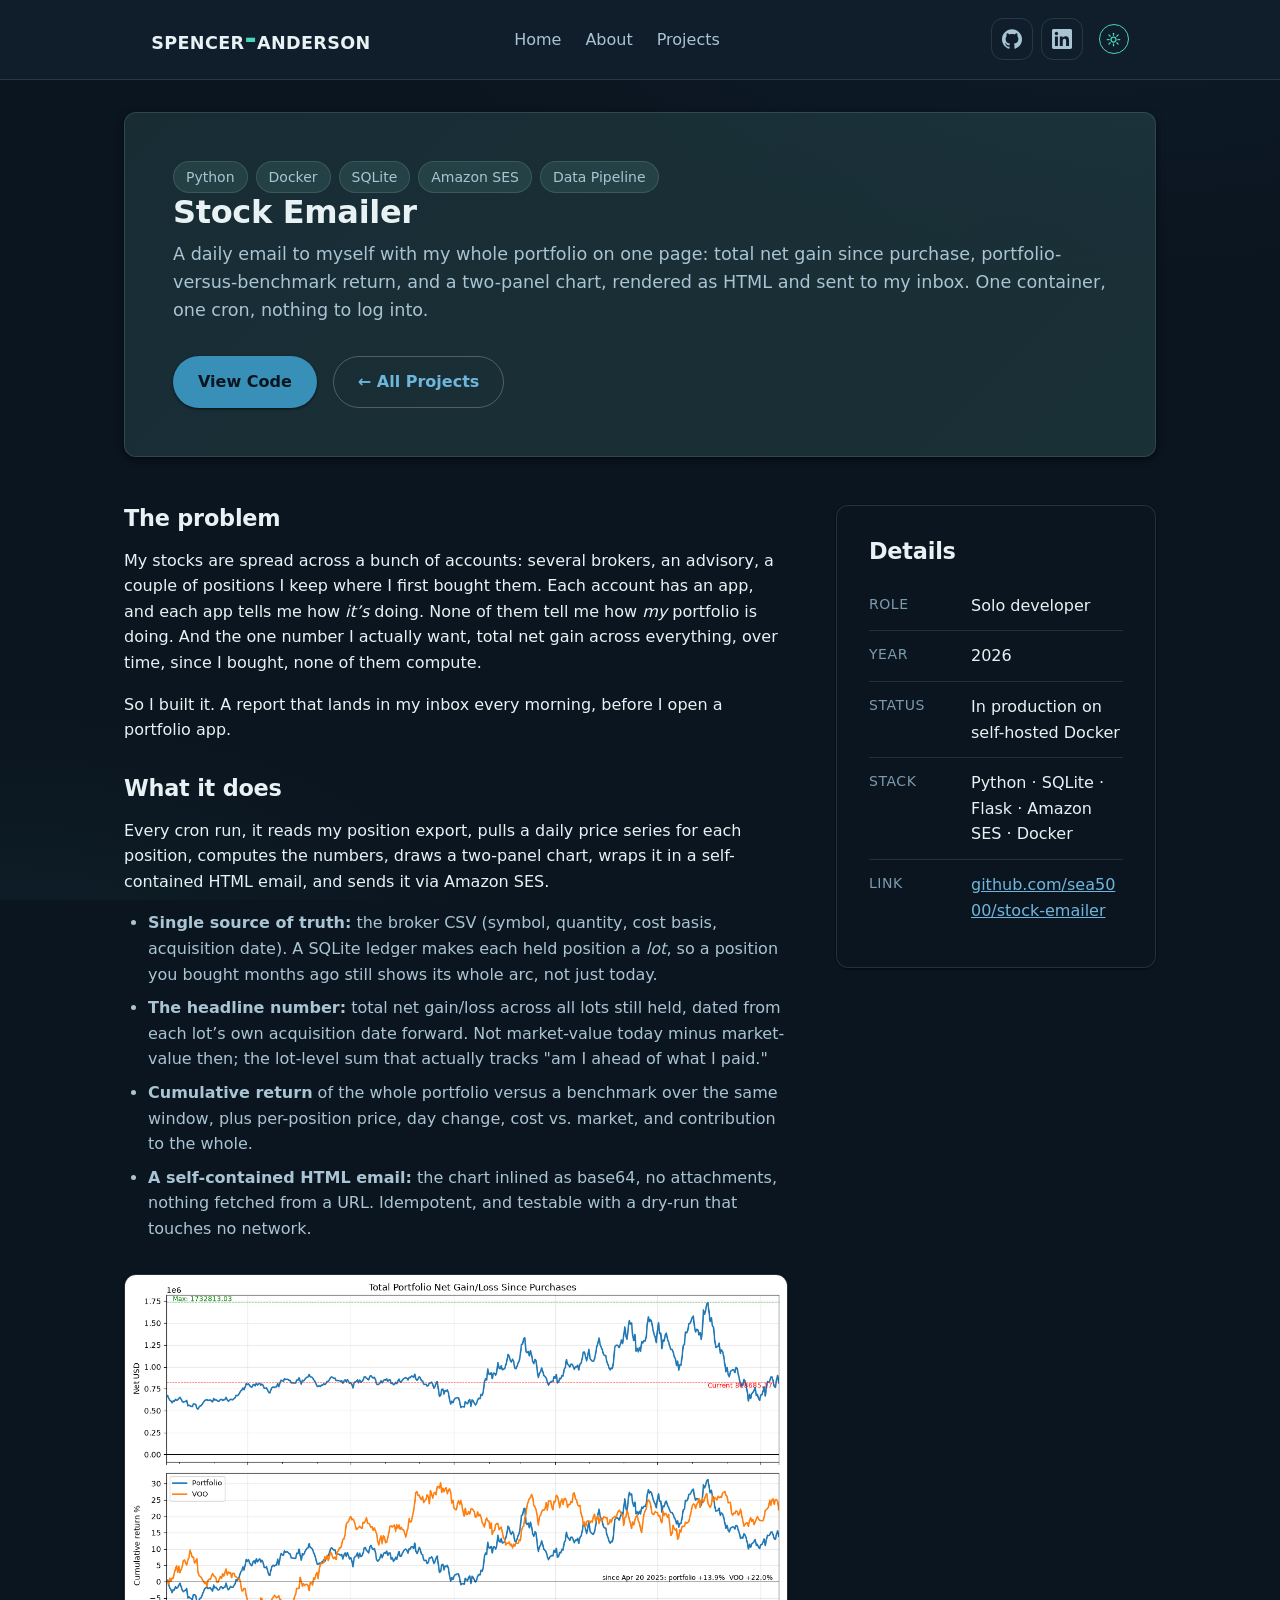
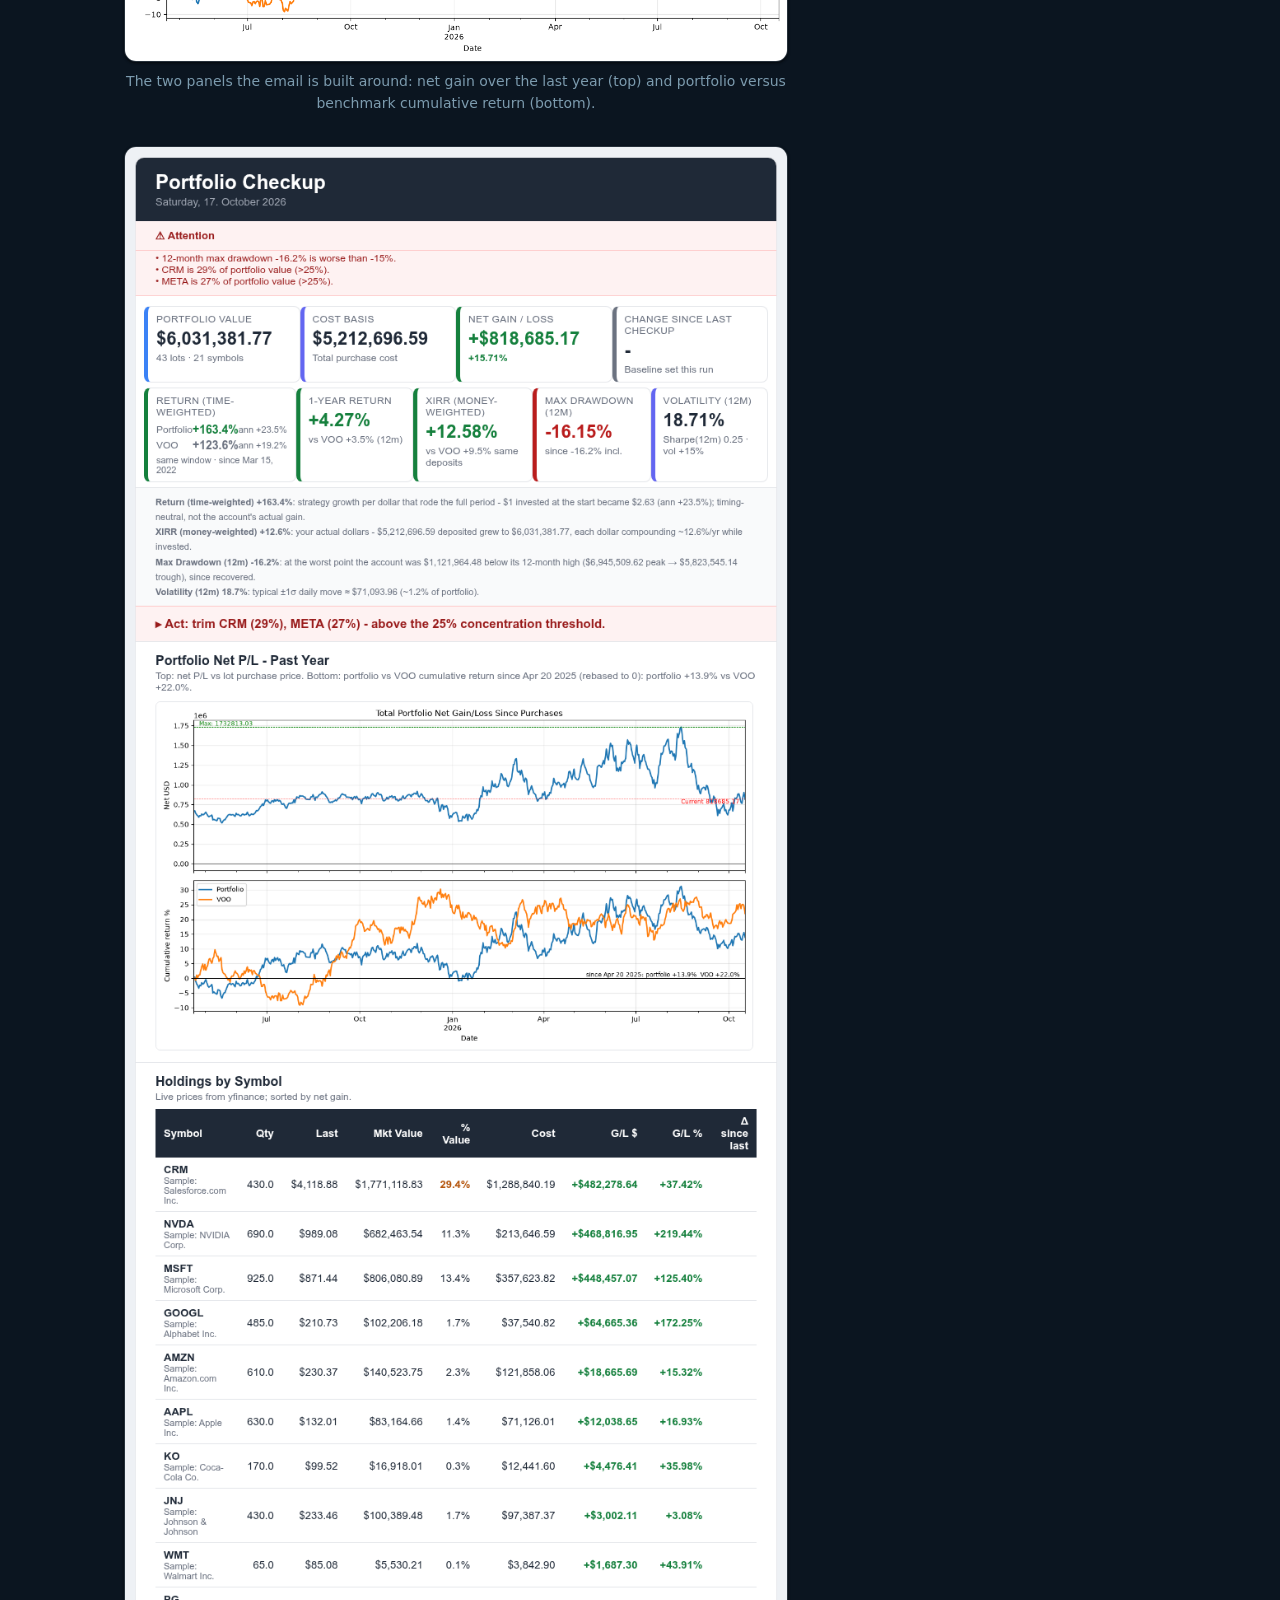
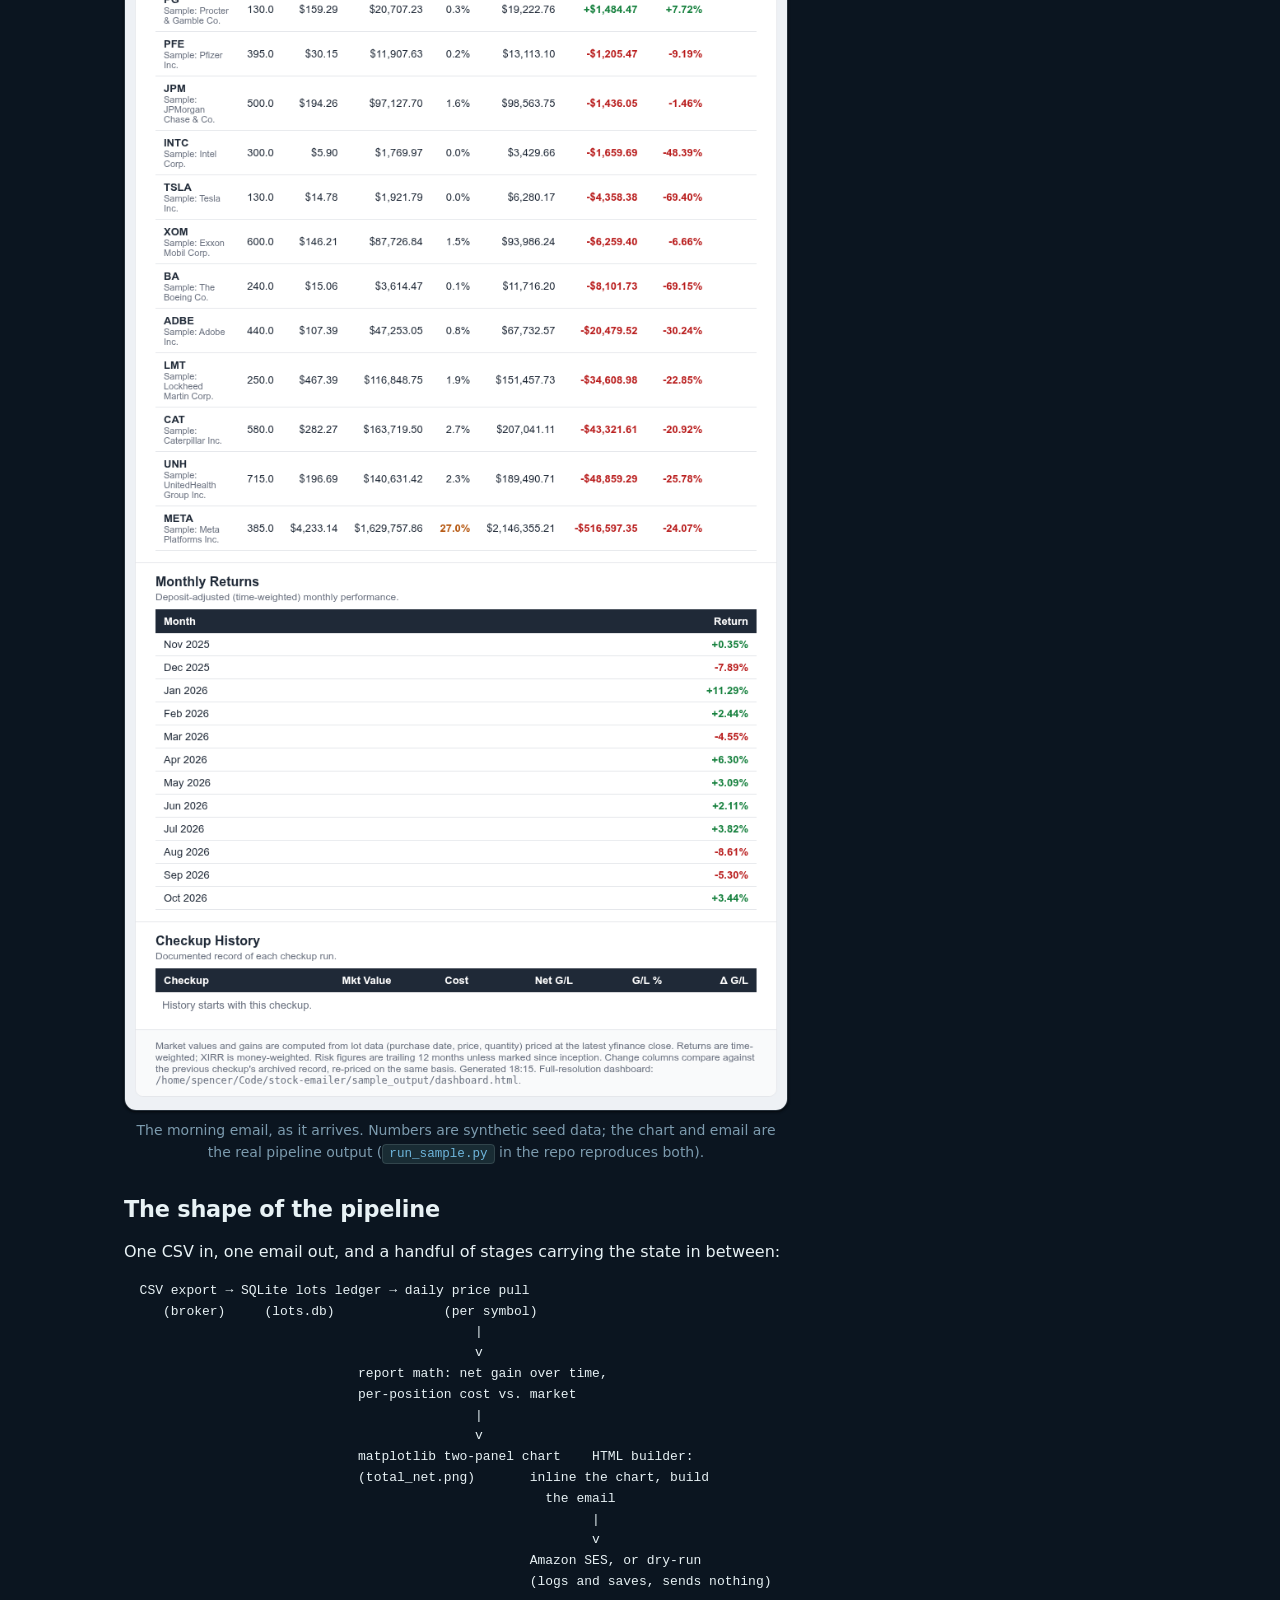
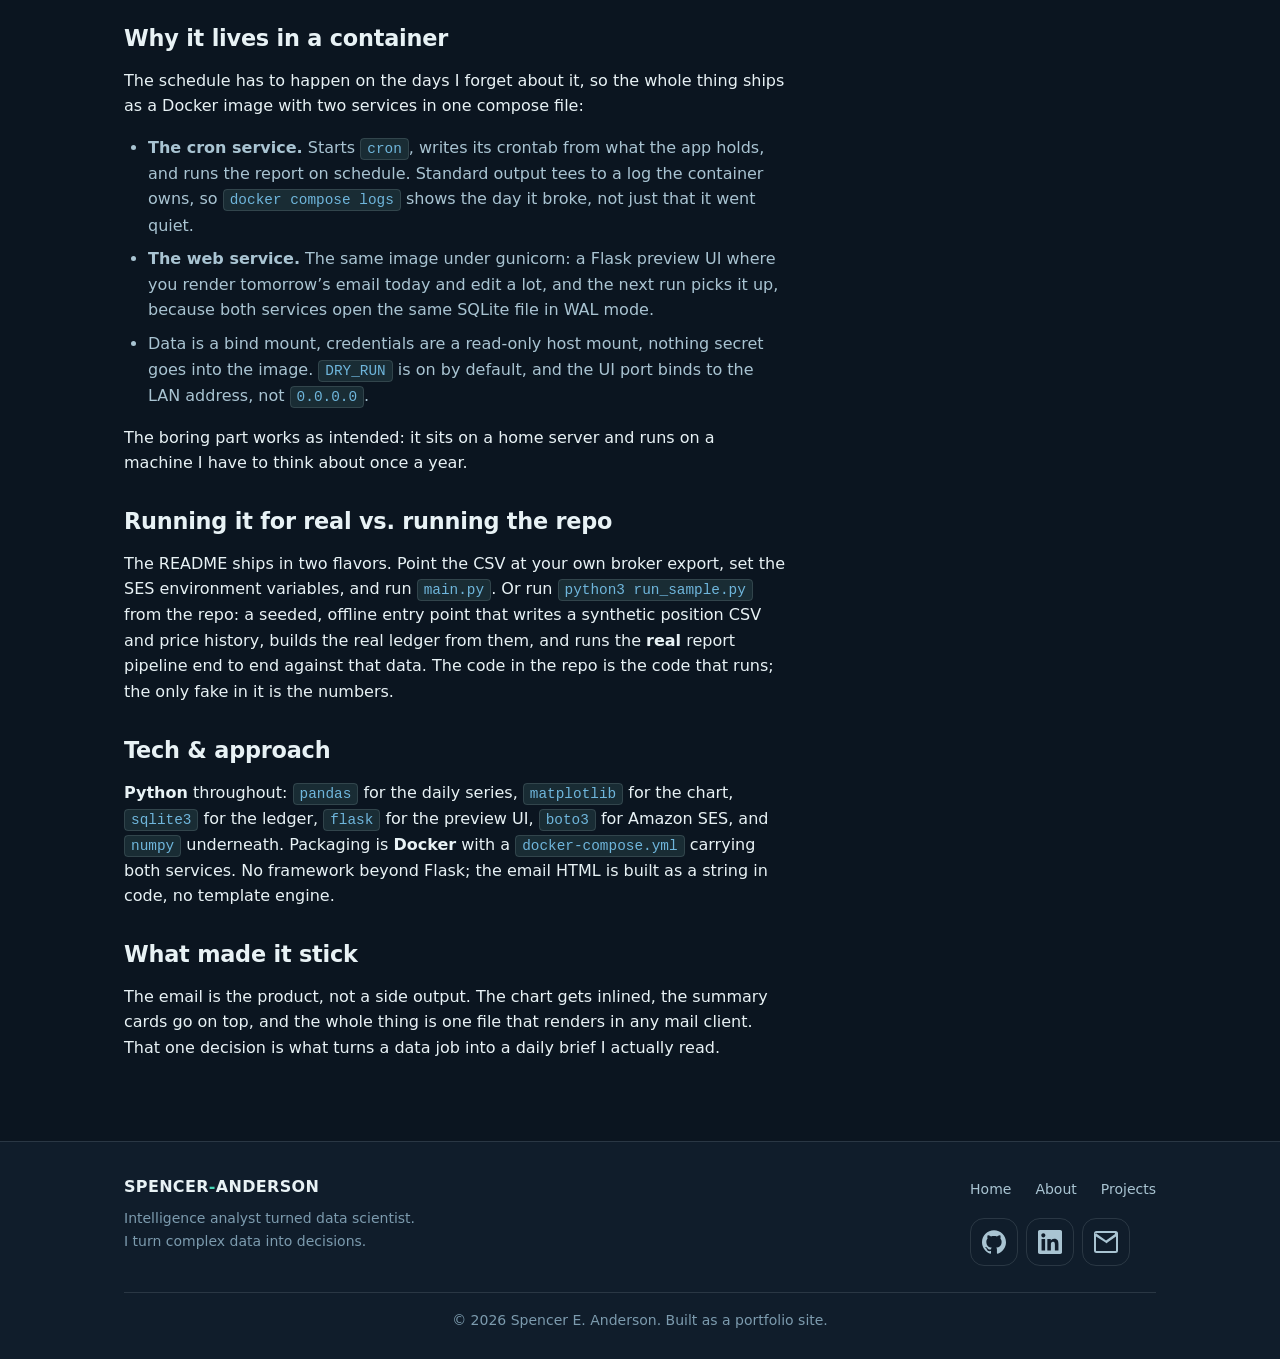
<file: projects/stock-emailer.html>
<!DOCTYPE html>
<html lang="en" data-depth="1">
<head>
    <meta charset="UTF-8">
    <meta name="viewport" content="width=device-width, initial-scale=1.0">
    <title>Stock Emailer: Daily Portfolio Report by Email | Spencer E. Anderson</title>
    <meta name="description" content="Stock Emailer: a Dockerized Python pipeline that computes a daily portfolio report and delivers it as an HTML email.">
    <link rel="stylesheet" href="../assets/css/styles.css?v=2">
    <script src="../assets/js/theme.js"></script>
</head>
<body>

    <div data-header data-current=""></div>

    <main class="container">

        <section class="project-hero">
            <div data-reveal data-delay="0" class="tag-row" style="margin-top:0">
                <span class="tag">Python</span>
                <span class="tag">Docker</span>
                <span class="tag">SQLite</span>
                <span class="tag">Amazon SES</span>
                <span class="tag">Data Pipeline</span>
            </div>
            <h1 data-reveal data-delay="0">
                Stock Emailer
            </h1>
            <p data-reveal data-delay="0" class="lead meta">
                A daily email to myself with my whole portfolio on one page: total net gain
                since purchase, portfolio-versus-benchmark return, and a two-panel chart,
                rendered as HTML and sent to my inbox. One container, one cron, nothing to log into.
            </p>
            <div data-reveal data-delay="0" class="btn-row">
                <a class="btn btn-primary" href="https://github.com/sea5000/stock-emailer" target="_blank" rel="noopener">View Code</a>
                <a class="btn btn-outline" href="../projects.html">&larr; All Projects</a>
            </div>
        </section>

        <div class="project-layout">

            <div class="prose">
                <h3>The problem</h3>
                <p>
                    My stocks are spread across a bunch of accounts: several brokers, an advisory, a
                    couple of positions I keep where I first bought them. Each account has an app, and
                    each app tells me how <em>it&rsquo;s</em> doing. None of them tell me how
                    <em>my</em> portfolio is doing. And the one number I actually want, total net gain
                    across everything, over time, since I bought, none of them compute.
                </p>
                <p>
                    So I built it. A report that lands in my inbox every morning, before I open a
                    portfolio app.
                </p>

                <h3>What it does</h3>
                <p>
                    Every cron run, it reads my position export, pulls a daily price series for each
                    position, computes the numbers, draws a two-panel chart, wraps it in a
                    self-contained HTML email, and sends it via Amazon SES.
                </p>
                <ul>
                    <li><strong>Single source of truth:</strong> the broker CSV (symbol, quantity, cost basis, acquisition date). A SQLite ledger makes each held position a <em>lot</em>, so a position you bought months ago still shows its whole arc, not just today.</li>
                    <li><strong>The headline number:</strong> total net gain/loss across all lots still held, dated from each lot&rsquo;s own acquisition date forward. Not market-value today minus market-value then; the lot-level sum that actually tracks "am I ahead of what I paid."</li>
                    <li><strong>Cumulative return</strong> of the whole portfolio versus a benchmark over the same window, plus per-position price, day change, cost vs. market, and contribution to the whole.</li>
                    <li><strong>A self-contained HTML email:</strong> the chart inlined as base64, no attachments, nothing fetched from a URL. Idempotent, and testable with a dry-run that touches no network.</li>
                </ul>

                <figure data-reveal data-delay="0">
                    <img src="../assets/img/stock-emailer-total-net.png" alt="Two-panel chart: portfolio net gain over the last year on top, cumulative return versus benchmark below" loading="lazy">
                    <figcaption>The two panels the email is built around: net gain over the last year (top) and portfolio versus benchmark cumulative return (bottom).</figcaption>
                </figure>

                <figure data-reveal data-delay="160">
                    <img src="../assets/img/stock-emailer-email.png" alt="The rendered daily email with summary cards and the inline chart" loading="lazy">
                    <figcaption>
                        The morning email, as it arrives. Numbers are synthetic seed data; the chart and
                        email are the real pipeline output (<code>run_sample.py</code> in the repo
                        reproduces both).
                    </figcaption>
                </figure>

                <h3>The shape of the pipeline</h3>
                <p>
                    One CSV in, one email out, and a handful of stages carrying the state in between:
                </p>
                <pre class="code" style="font-size:13px;overflow-x:auto">
  CSV export &rarr; SQLite lots ledger &rarr; daily price pull
     (broker)     (lots.db)              (per symbol)
                                             |
                                             v
                              report math: net gain over time,
                              per-position cost vs. market
                                             |
                                             v
                              matplotlib two-panel chart    HTML builder:
                              (total_net.png)       inline the chart, build
                                                      the email
                                                            |
                                                            v
                                                    Amazon SES, or dry-run
                                                    (logs and saves, sends nothing)</pre>

                <h3>Why it lives in a container</h3>
                <p>
                    The schedule has to happen on the days I forget about it, so the whole thing
                    ships as a Docker image with two services in one compose file:
                </p>
                <ul>
                    <li><strong>The cron service.</strong> Starts <code>cron</code>, writes its crontab from what the app holds, and runs the report on schedule. Standard output tees to a log the container owns, so <code>docker compose logs</code> shows the day it broke, not just that it went quiet.</li>
                    <li><strong>The web service.</strong> The same image under gunicorn: a Flask preview UI where you render tomorrow&rsquo;s email today and edit a lot, and the next run picks it up, because both services open the same SQLite file in WAL mode.</li>
                    <li>Data is a bind mount, credentials are a read-only host mount, nothing secret goes into the image. <code>DRY_RUN</code> is on by default, and the UI port binds to the LAN address, not <code>0.0.0.0</code>.</li>
                </ul>
                <p>
                    The boring part works as intended: it sits on a home server and runs on a
                    machine I have to think about once a year.
                </p>

                <h3>Running it for real vs. running the repo</h3>
                <p>
                    The README ships in two flavors. Point the CSV at your own broker export, set the
                    SES environment variables, and run <code>main.py</code>. Or run
                    <code>python3 run_sample.py</code> from the repo: a seeded, offline entry point
                    that writes a synthetic position CSV and price history, builds the real ledger
                    from them, and runs the <strong>real</strong> report pipeline end to end against
                    that data. The code in the repo is the code that runs; the only fake in it is
                    the numbers.
                </p>

                <h3>Tech &amp; approach</h3>
                <p>
                    <strong>Python</strong> throughout: <code>pandas</code> for the daily series,
                    <code>matplotlib</code> for the chart, <code>sqlite3</code> for the ledger,
                    <code>flask</code> for the preview UI, <code>boto3</code> for Amazon SES, and
                    <code>numpy</code> underneath. Packaging is <strong>Docker</strong> with a
                    <code>docker-compose.yml</code> carrying both services. No framework beyond Flask;
                    the email HTML is built as a string in code, no template engine.
                </p>

                <h3>What made it stick</h3>
                <p>
                    The email is the product, not a side output. The chart gets inlined, the
                    summary cards go on top, and the whole thing is one file that renders in any
                    mail client. That one decision is what turns a data job into a daily brief
                    I actually read.
                </p>
            </div>

            <aside data-reveal class="project-side">
                <div class="card">
                    <h3>Details</h3>
                    <ul class="contact-list">
                        <li>
                            <span class="label">Role</span>
                            <span class="value">Solo developer</span>
                        </li>
                        <li>
                            <span class="label">Year</span>
                            <span class="value">2026</span>
                        </li>
                        <li>
                            <span class="label">Status</span>
                            <span class="value">In production on self-hosted Docker</span>
                        </li>
                        <li>
                            <span class="label">Stack</span>
                            <span class="value">Python &middot; SQLite &middot; Flask &middot; Amazon SES &middot; Docker</span>
                        </li>
                        <li>
                            <span class="label">Link</span>
                            <span class="value">
                                <a href="https://github.com/sea5000/stock-emailer" target="_blank" rel="noopener">github.com/sea5000/stock-emailer</a>
                            </span>
                        </li>
                    </ul>
                </div>
            </aside>

        </div>
    </main>

    <div data-footer></div>

    <script src="../assets/js/main.js"></script>
</body>
</html>
</file>
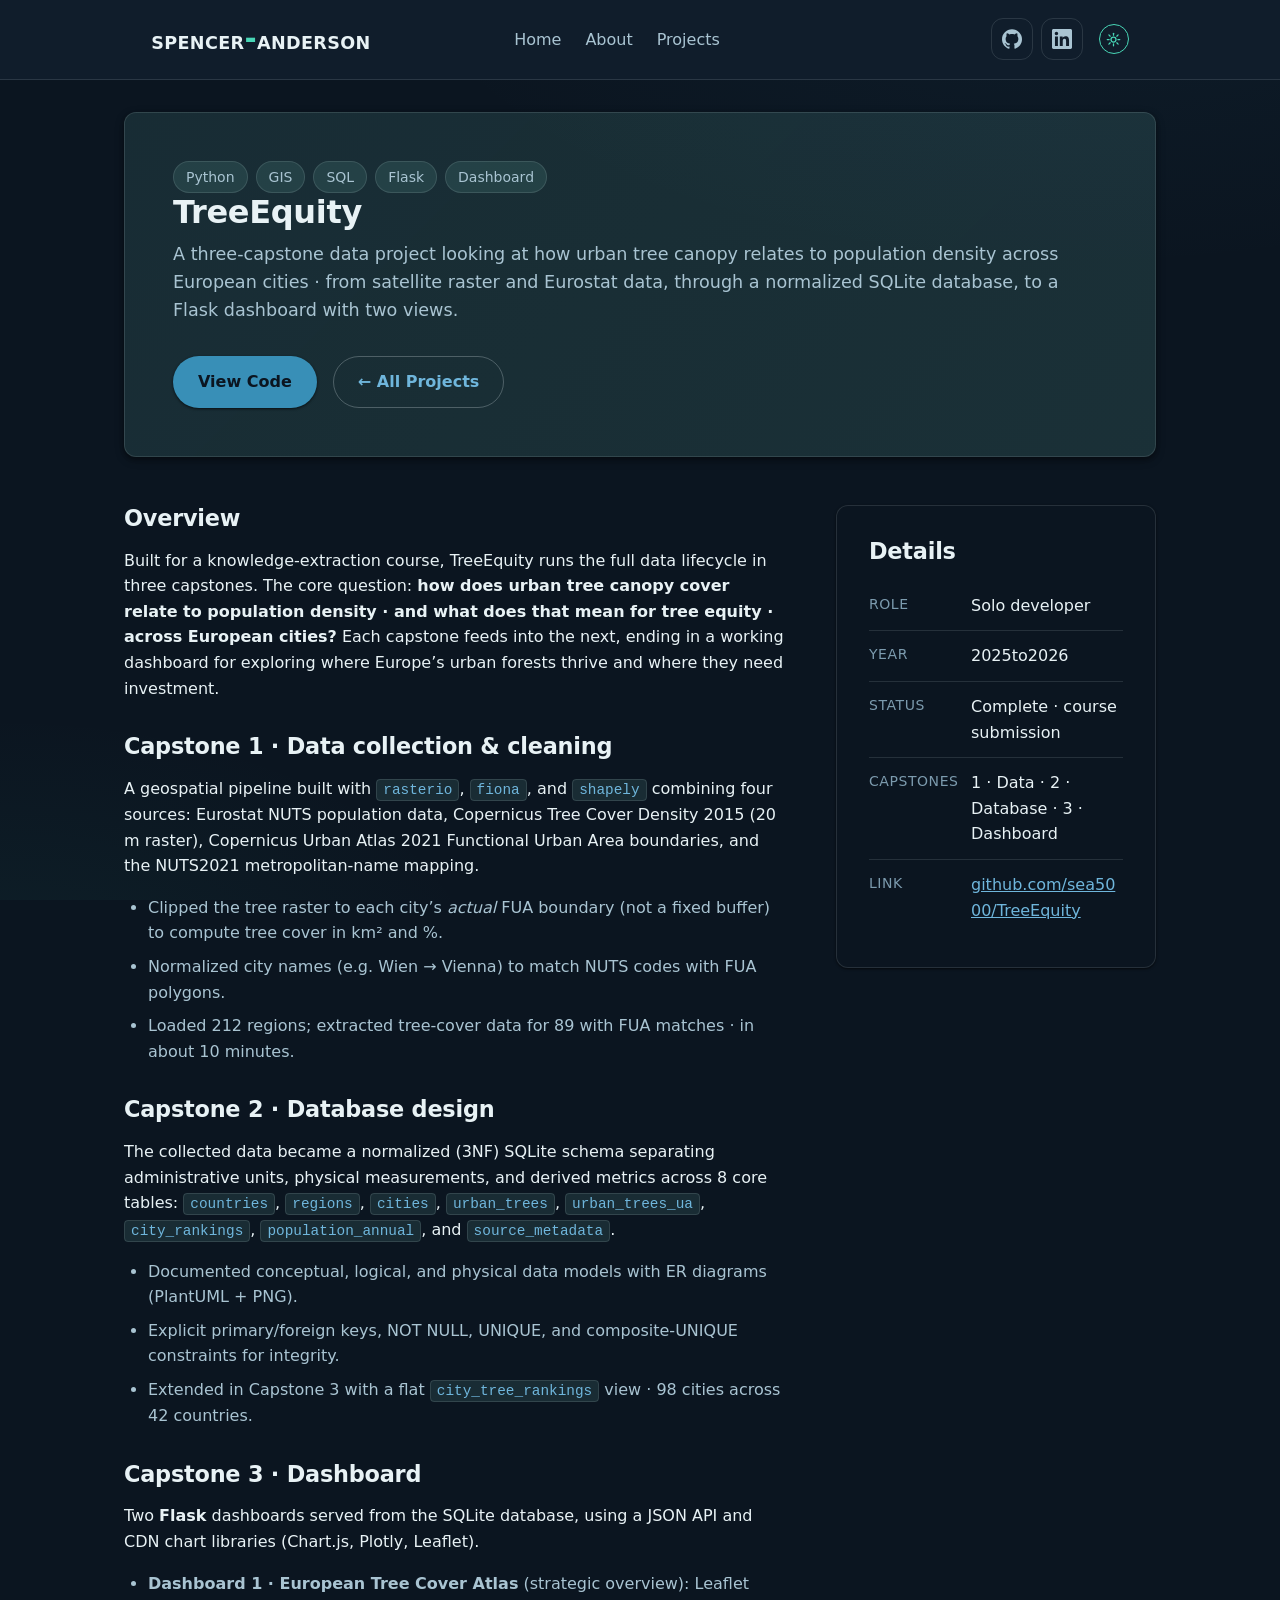
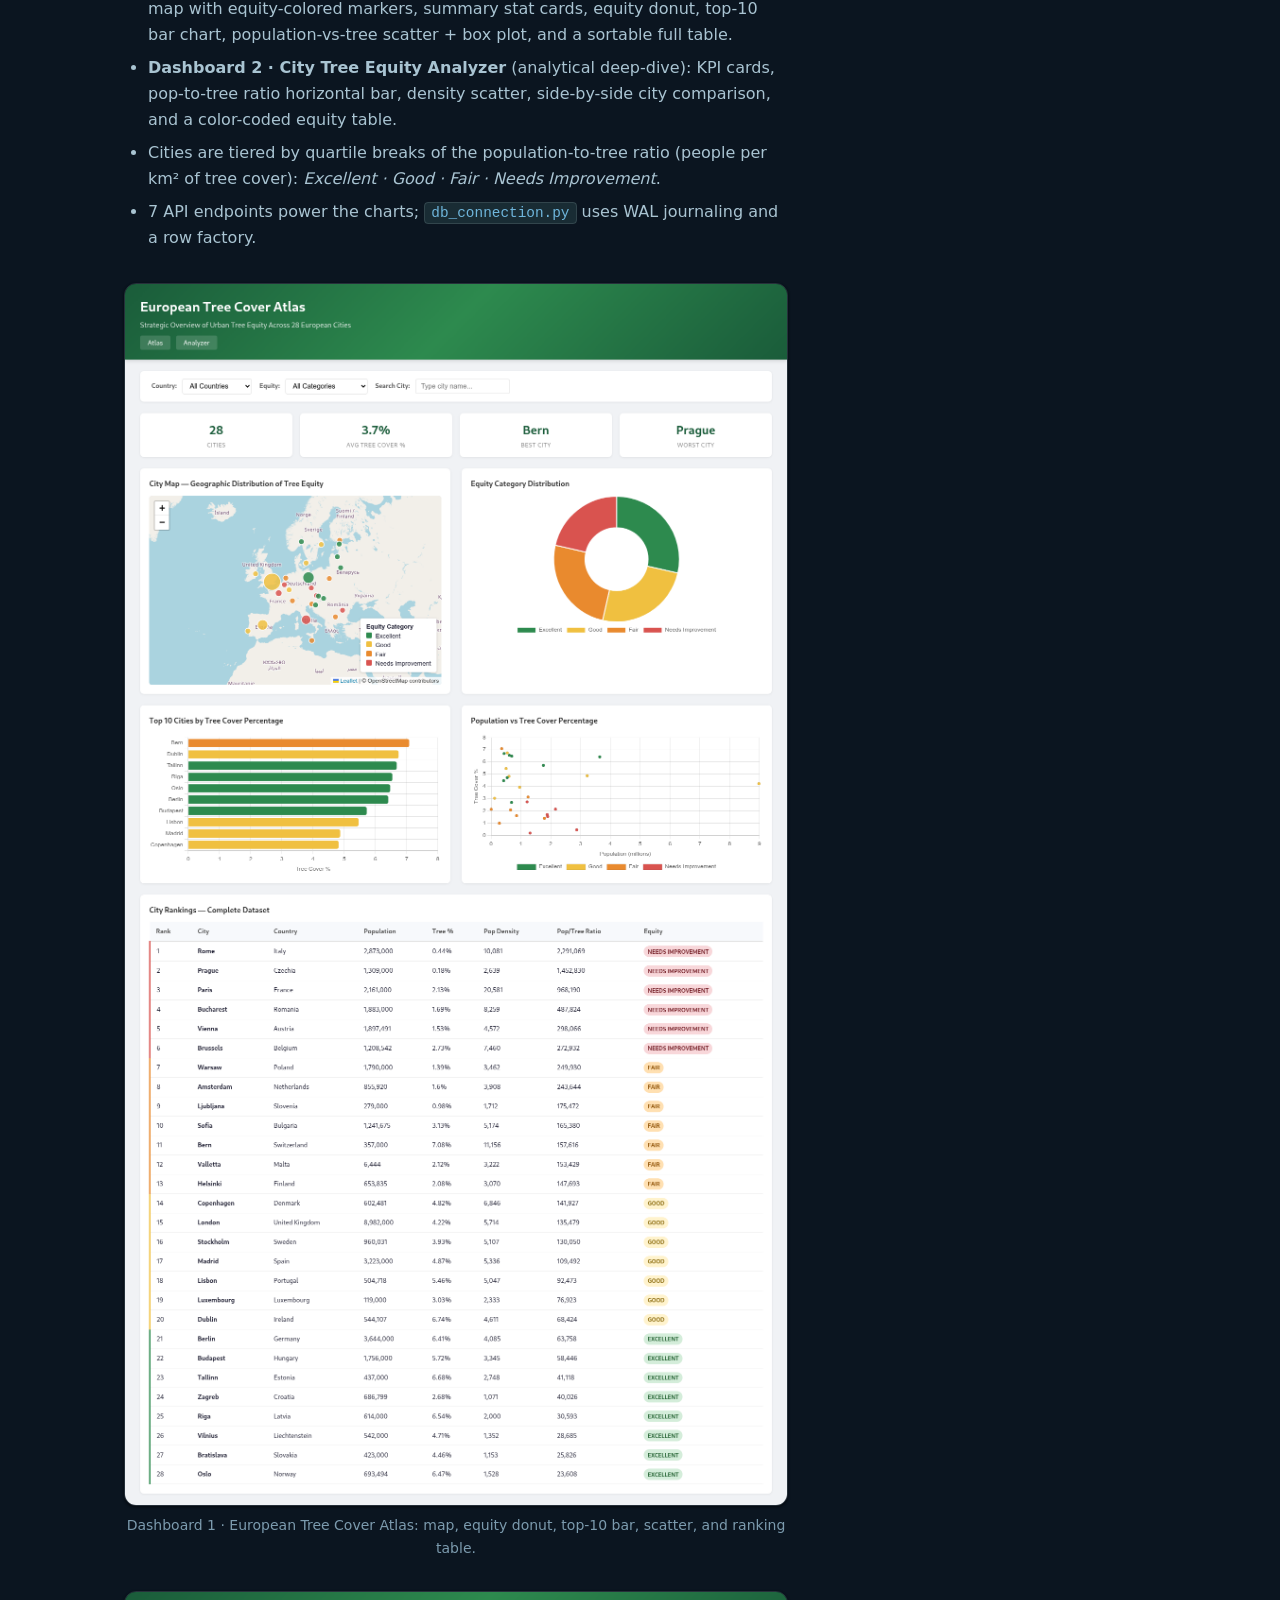
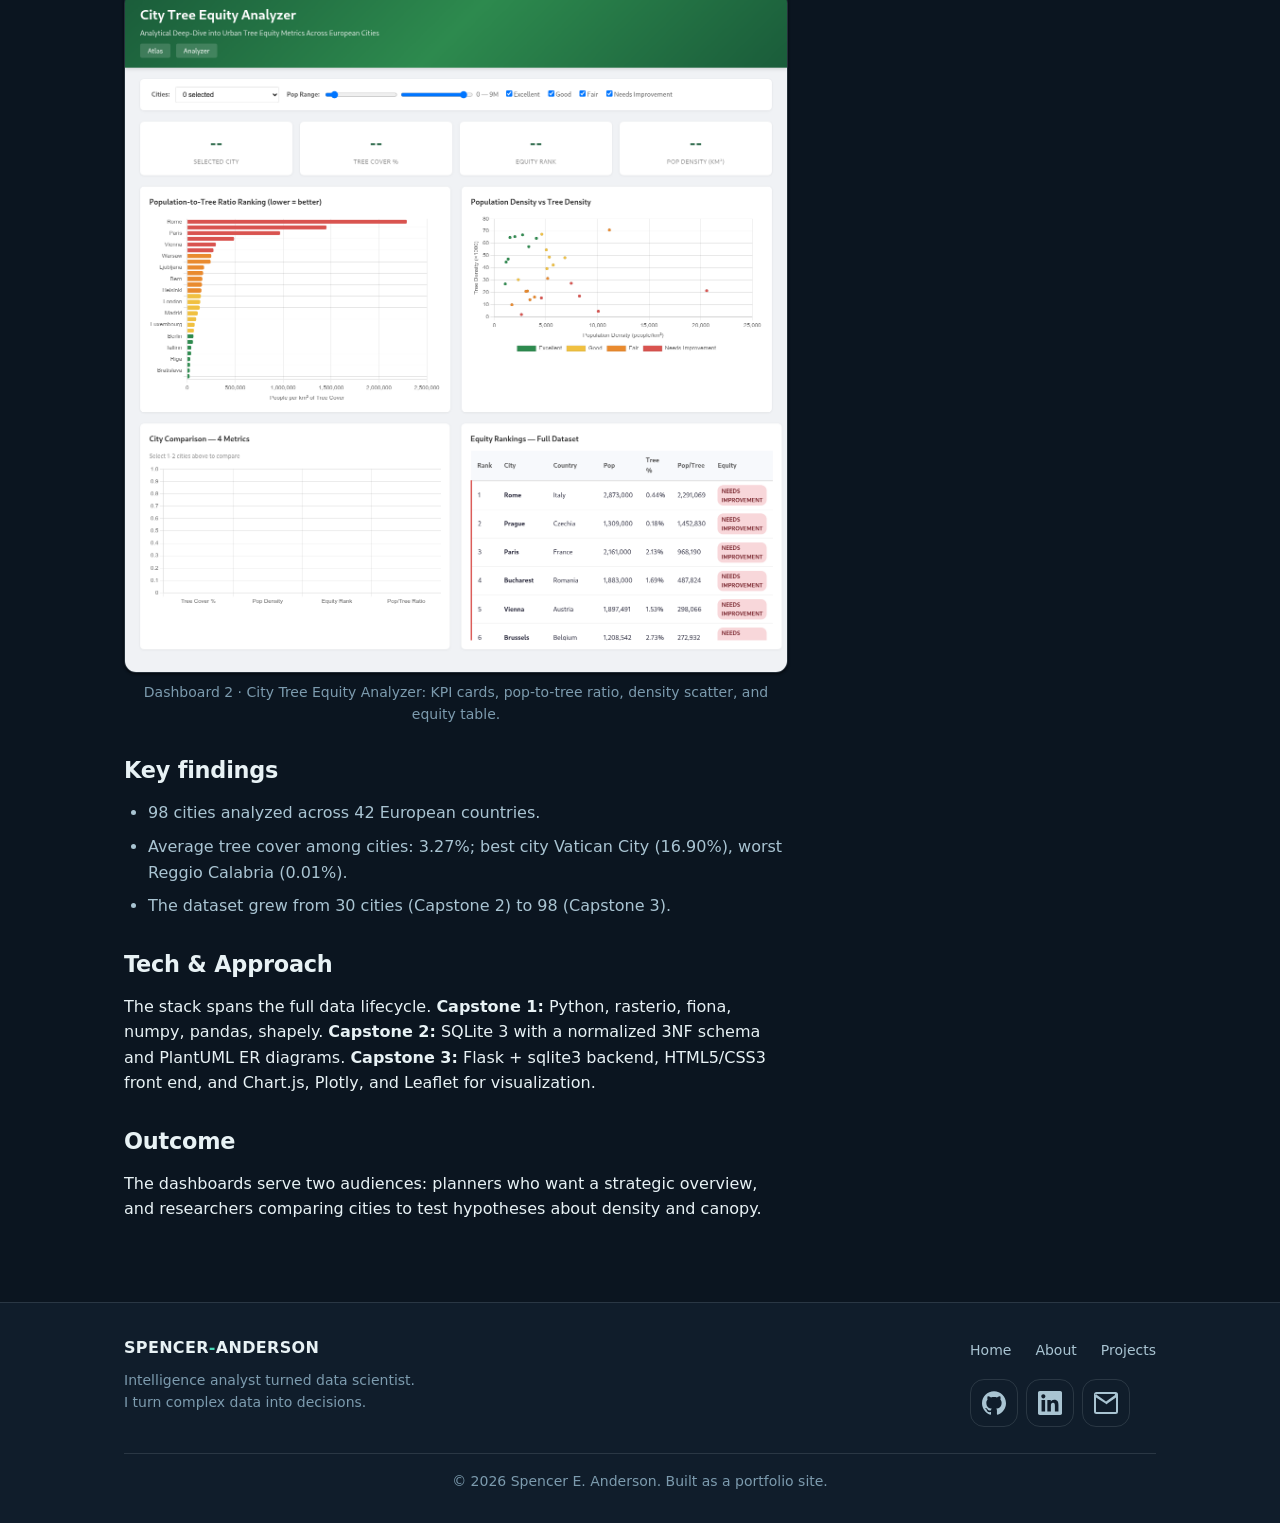
<file: projects/treeequity.html>
<!DOCTYPE html>
<html lang="en" data-depth="1">
<head>
    <meta charset="UTF-8">
    <meta name="viewport" content="width=device-width, initial-scale=1.0">
    <title>TreeEquity · European Urban Tree Cover Analysis · Spencer E. Anderson</title>
    <meta name="description" content="TreeEquity · a three-capstone project analyzing urban tree equity across European cities with a Flask dashboard.">
    <link rel="stylesheet" href="../assets/css/styles.css?v=2">
    <script src="../assets/js/theme.js"></script>
</head>
<body>

    <div data-header data-current=""></div>

    <main class="container">

        <section class="project-hero">
            <div data-reveal data-delay="0" class="tag-row" style="margin-top:0">
                <span class="tag">Python</span>
                <span class="tag">GIS</span>
                <span class="tag">SQL</span>
                <span class="tag">Flask</span>
                <span class="tag">Dashboard</span>
            </div>
            <h1 data-reveal data-delay="0">
                TreeEquity
            </h1>
            <p data-reveal data-delay="0" class="lead meta">
                A three-capstone data project looking at how urban tree canopy relates to population
                density across European cities · from satellite raster and Eurostat data, through a
                normalized SQLite database, to a Flask dashboard with two views.
            </p>
            <div data-reveal data-delay="0" class="btn-row">
                <a class="btn btn-primary" href="https://github.com/sea5000/TreeEquity" target="_blank" rel="noopener">View Code</a>
                <a class="btn btn-outline" href="../projects.html">&larr; All Projects</a>
            </div>
        </section>

        <div class="project-layout">

            <div class="prose">
                <h3>Overview</h3>
                <p>
                    Built for a knowledge-extraction course, TreeEquity runs the full data lifecycle in
                    three capstones. The core question: <strong>how does urban tree canopy cover relate
                    to population density · and what does that mean for tree equity · across European
                    cities?</strong> Each capstone feeds into the next, ending in a working dashboard
                    for exploring where Europe&rsquo;s urban forests thrive and where they need investment.
                </p>

                <h3>Capstone 1 · Data collection &amp; cleaning</h3>
                <p>
                    A geospatial pipeline built with <code>rasterio</code>, <code>fiona</code>, and
                    <code>shapely</code> combining four sources: Eurostat NUTS population data, Copernicus
                    Tree Cover Density 2015 (20&thinsp;m raster), Copernicus Urban Atlas 2021 Functional Urban
                    Area boundaries, and the NUTS2021 metropolitan-name mapping.
                </p>
                <ul>
                    <li>Clipped the tree raster to each city&rsquo;s <em>actual</em> FUA boundary (not a fixed buffer) to compute tree cover in km² and %.</li>
                    <li>Normalized city names (e.g. Wien &rarr; Vienna) to match NUTS codes with FUA polygons.</li>
                    <li>Loaded 212 regions; extracted tree-cover data for 89 with FUA matches · in about 10 minutes.</li>
                </ul>

                <h3>Capstone 2 · Database design</h3>
                <p>
                    The collected data became a normalized (3NF) SQLite schema separating administrative
                    units, physical measurements, and derived metrics across 8 core tables: <code>countries</code>,
                    <code>regions</code>, <code>cities</code>, <code>urban_trees</code>, <code>urban_trees_ua</code>,
                    <code>city_rankings</code>, <code>population_annual</code>, and <code>source_metadata</code>.
                </p>
                <ul>
                    <li>Documented conceptual, logical, and physical data models with ER diagrams (PlantUML + PNG).</li>
                    <li>Explicit primary/foreign keys, NOT NULL, UNIQUE, and composite-UNIQUE constraints for integrity.</li>
                    <li>Extended in Capstone 3 with a flat <code>city_tree_rankings</code> view · 98 cities across 42 countries.</li>
                </ul>

                <h3>Capstone 3 · Dashboard</h3>
                <p>
                    Two <strong>Flask</strong> dashboards served from the SQLite database, using a JSON API
                    and CDN chart libraries (Chart.js, Plotly, Leaflet).
                </p>
                <ul>
                    <li>
                        <strong>Dashboard 1 · European Tree Cover Atlas</strong> (strategic overview):
                        Leaflet map with equity-colored markers, summary stat cards, equity donut, top-10
                        bar chart, population-vs-tree scatter + box plot, and a sortable full table.
                    </li>
                    <li>
                        <strong>Dashboard 2 · City Tree Equity Analyzer</strong> (analytical deep-dive):
                        KPI cards, pop-to-tree ratio horizontal bar, density scatter, side-by-side city
                        comparison, and a color-coded equity table.
                    </li>
                    <li>Cities are tiered by quartile breaks of the population-to-tree ratio (people per km² of tree cover): <em>Excellent &middot; Good &middot; Fair &middot; Needs Improvement</em>.</li>
                    <li>7 API endpoints power the charts; <code>db_connection.py</code> uses WAL journaling and a row factory.</li>
                </ul>

                <figure data-reveal data-delay="0">
                    <img src="../assets/img/treeequity-dashboard1.png" alt="TreeEquity Dashboard 1 · European Tree Cover Atlas" loading="lazy">
                    <figcaption>Dashboard 1 · European Tree Cover Atlas: map, equity donut, top-10 bar, scatter, and ranking table.</figcaption>
                </figure>

                <figure data-reveal data-delay="160">
                    <img src="../assets/img/treeequity-dashboard2.png" alt="TreeEquity Dashboard 2 · City Tree Equity Analyzer" loading="lazy">
                    <figcaption>Dashboard 2 · City Tree Equity Analyzer: KPI cards, pop-to-tree ratio, density scatter, and equity table.</figcaption>
                </figure>

                <h3>Key findings</h3>
                <ul>
                    <li>98 cities analyzed across 42 European countries.</li>
                    <li>Average tree cover among cities: 3.27%; best city Vatican City (16.90%), worst Reggio Calabria (0.01%).</li>
                    <li>The dataset grew from 30 cities (Capstone 2) to 98 (Capstone 3).</li>
                </ul>

                <h3>Tech &amp; Approach</h3>
                <p>
                    The stack spans the full data lifecycle. <strong>Capstone 1:</strong> Python, rasterio,
                    fiona, numpy, pandas, shapely. <strong>Capstone 2:</strong> SQLite 3 with a normalized
                    3NF schema and PlantUML ER diagrams. <strong>Capstone 3:</strong> Flask + sqlite3
                    backend, HTML5/CSS3 front end, and Chart.js, Plotly, and Leaflet for visualization.
                </p>

                <h3>Outcome</h3>
                <p>
                    The dashboards serve two audiences: planners who want a strategic overview, and
                    researchers comparing cities to test hypotheses about density and canopy.
                </p>
            </div>

            <aside data-reveal class="project-side">
                <div class="card">
                    <h3>Details</h3>
                    <ul class="contact-list">
                        <li>
                            <span class="label">Role</span>
                            <span class="value">Solo developer</span>
                        </li>
                        <li>
                            <span class="label">Year</span>
                            <span class="value">2025to2026</span>
                        </li>
                        <li>
                            <span class="label">Status</span>
                            <span class="value">Complete · course submission</span>
                        </li>
                        <li>
                            <span class="label">Capstones</span>
                            <span class="value">1 · Data · 2 · Database · 3 · Dashboard</span>
                        </li>
                        <li>
                            <span class="label">Link</span>
                            <span class="value">
                                <a href="https://github.com/sea5000/TreeEquity" target="_blank" rel="noopener">github.com/sea5000/TreeEquity</a>
                            </span>
                        </li>
                    </ul>
                </div>
            </aside>

        </div>
    </main>

    <div data-footer></div>

    <script src="../assets/js/main.js"></script>
</body>
</html>
</file>
<file: assets/css/styles.css>
@import url("color_palette.css");

:root {
    --surface-0:      #FFFFFF;
    --surface-1:      #F4F8F9;
    --surface-2:      rgba(56, 143, 183, 0.08);
    --surface-3:      rgba(55, 183, 160, 0.10);
    --surface-4:      rgba(56, 143, 183, 0.16);

    --color-primary:   var(--steel-blue);
    --color-secondary: var(--keppel);
    --color-tertiary:  var(--medium-sea-green);

    --ink-steel:  color-mix(in srgb, var(--steel-blue) 45%, black);
    --ink-keppel: color-mix(in srgb, var(--keppel) 45%, black);
    --ink-sea:    color-mix(in srgb, var(--medium-sea-green) 40%, black);

    /* Hero surface + paint colors (JS reads these for the shader + 2D nodes) */
    --hero-base:   #EDEDED;
    --hero-accent: #6A8CA8;
    --hero-wave:     0.9;
    --hero-wave-amp: 0.30;
    --canvas-line: 70,88,106;
    --canvas-node: 48,64,80;
    --canvas-cursor: 34,50,66;
    --canvas-node-alpha: .7;
    --canvas-line-alpha: .3;
    --canvas-cursor-alpha: .55;

    --accent:       var(--ink-keppel);
    --accent-soft:  var(--keppel);

    --text-primary:    rgba(23, 26, 29, 0.95);
    --text-secondary:  rgba(23, 26, 29, 0.72);
    --text-muted:      rgba(23, 26, 29, 0.55);
    --text-inverse:    #FFFFFF;
    --border:          rgba(23, 26, 29, 0.10);
    --border-strong:   rgba(23, 26, 29, 0.22);

    --shadow-1:   0 1px 3px rgba(30, 48, 60, .12), 0 1px 2px rgba(30, 48, 60, .08);
    --shadow-2:   0 3px 6px rgba(30, 48, 60, .10), 0 3px 6px rgba(30, 48, 60, .08);
    --shadow-3:   0 10px 20px rgba(30, 48, 60, .14), 0 6px 6px rgba(30, 48, 60, .10);
    --shadow-4:   0 14px 28px rgba(30, 48, 60, .18), 0 10px 10px rgba(30, 48, 60, .12);

    --type-display: 3rem;
    --type-headline:2rem;
    --type-title:   1.4rem;
    --type-subtitle:1.1rem;
    --type-body:    1rem;
    --type-caption: 0.875rem;

    --space-1: .25rem;
    --space-2: .5rem;
    --space-3: .75rem;
    --space-4: 1rem;
    --space-6: 1.5rem;
    --space-8: 2rem;
    --space-12: 3rem;
    --space-16: 4rem;

    --radius: 12px;
    --radius-sm: 8px;
    --max-width: 1080px;
    --font-sans: "Inter", "Segoe UI", system-ui, -apple-system, sans-serif;
}

* { box-sizing: border-box; }

/* ---------- Theme system ----------
   Default (no attribute) = light theme. [data-theme="dark"] overrides the
   semantic tokens defined above. Every rule in the site reads from these
   tokens, so flipping the attribute on <html> re-themes the whole site. */
[data-theme="dark"] {
    --surface-0:      #0B1520;
    --surface-1:      #101D2B;
    --surface-2:      rgba(122, 214, 199, 0.12);
    --surface-3:      rgba(122, 214, 199, 0.14);
    --surface-4:      rgba(122, 214, 199, 0.20);

    --accent:         #48D6B6;
    --accent-soft:    #48D6B6;

    --ink-steel:  #6FB6DC;
    --ink-keppel: #48D6B6;
    --ink-sea:    #7FDCA6;

    --text-primary:    #E8F2F5;
    --text-secondary:  #A9C4D2;
    --text-muted:      #7C9BAE;
    --text-inverse:    #0B1520;
    --border:          rgba(226, 240, 244, 0.12);
    --border-strong:   rgba(226, 240, 244, 0.26);

    --hero-base:   #0A1622;
    --hero-accent: #5CC8A0;
    --hero-wave:     0.95;
    --hero-wave-amp: 0.12;
    --canvas-line: 130,190,225;
    --canvas-node: 150,210,240;
    --canvas-cursor: 170,225,255;
    --canvas-node-alpha: .55;
    --canvas-line-alpha: .22;
    --canvas-cursor-alpha: .45;

    --shadow-1:   0 1px 3px rgba(0, 0, 0, .40), 0 1px 2px rgba(0, 0, 0, .30);
    --shadow-2:   0 3px 8px rgba(0, 0, 0, .35), 0 2px 4px rgba(0, 0, 0, .25);
    --shadow-3:   0 10px 24px rgba(0, 0, 0, .40), 0 6px 8px rgba(0, 0, 0, .28);
    --shadow-4:   0 14px 30px rgba(0, 0, 0, .45), 0 10px 12px rgba(0, 0, 0, .30);
}

/* ---------- Theme toggle ---------- */
nav .nav-theme-toggle {
  display: inline-flex;
  align-items: center;
  justify-content: center;
  width: 30px;
  height: 30px;
  border: 1px solid var(--border-strong);
  border-radius: 999px;
  background: transparent;
  color: var(--text-secondary);
  cursor: pointer;
  transition: color 160ms ease, border-color 160ms ease, background-color 160ms ease;
}
nav .nav-theme-toggle:hover {
  color: var(--text-primary);
  border-color: var(--text-secondary);
  background: var(--surface-3);
}
nav .nav-theme-toggle svg { width: 15px; height: 15px; display: block; }
nav .nav-theme-toggle[aria-pressed="true"] { border-color: var(--accent); color: var(--accent); }

html { scroll-behavior: smooth; }

body {
    margin: 0;
    font-family: var(--font-sans);
    font-size: var(--type-body);
    line-height: 1.6;
    color: var(--text-primary);
    background: var(--surface-0);
    background-image:
        radial-gradient(1200px 600px at 85% -10%, rgba(56, 143, 183, 0.07), transparent 60%),
        radial-gradient(900px 500px at 0% 110%, rgba(55, 183, 160, 0.07), transparent 55%);
    background-attachment: fixed;
    display: flex;
    flex-direction: column;
    min-height: 100vh;
}

a { color: var(--ink-steel); }

h1, h2, h3, h4 {
    line-height: 1.2;
    font-weight: 700;
    margin: 0 0 var(--space-4);
    letter-spacing: -0.01em;
    color: var(--text-primary);
}

h1 { font-size: var(--type-display); }
h2 { font-size: var(--type-headline); }
h3 { font-size: var(--type-title); }
h4 { font-size: var(--type-subtitle); }

p { margin: 0 0 var(--space-4); }

.lead { font-size: var(--type-subtitle); color: var(--text-secondary); }
.muted { color: var(--text-muted); }
.accent-text { color: var(--ink-keppel); }

.container {
    width: 100%;
    max-width: var(--max-width);
    margin: 0 auto;
    padding: 0 clamp(1rem, 4vw, var(--space-6));
}

main {
    flex: 1 0 auto;
    padding: 0;
}

/* Inner pages (about, projects, case studies) get a little breathing room
   between the sticky nav and the first block of content. */
main.container { padding-top: var(--space-8); }

.section { margin-bottom: var(--space-16); }
.section:last-child { margin-bottom: 0; }

.site-header {
    position: sticky;
    top: 0;
    z-index: 20;
    background: var(--surface-1);
    backdrop-filter: blur(10px);
    border-bottom: 1px solid var(--border);
}

.nav {
    display: grid;
    grid-template-columns: 1fr auto 1fr auto;
    align-items: center;
    gap: var(--space-4);
    padding: var(--space-4) 0;
    --nav-pad: clamp(18px, 4vw, 56px);
    padding-left: var(--nav-pad);
    padding-right: var(--nav-pad);
}



.brand {
    font-size: var(--type-subtitle);
    font-weight: 800;
    color: var(--text-primary);
    text-decoration: none;
    letter-spacing: 0.02em;
    text-transform: uppercase;
}

.brand .dot {
    color: var(--ink-keppel);
    font-size: 22pt;
}

.nav-links {
    display: flex;
    align-items: center;
    gap: var(--space-6);
    list-style: none;
    margin: 0;
    margin-left: auto; /* anchor the right cluster to the right of the brand */
    padding: 0;
}

.nav-links a {
    color: var(--text-secondary);
    text-decoration: none;
    font-weight: 500;
    position: relative;
    padding: var(--space-2) 0;
    transition: color .2s ease;
}

.nav-links a:hover { color: var(--text-primary); }

.nav-links a.active {
    color: var(--ink-steel);
    font-weight: 700;
}

.nav-links a::after {
    content: "";
    position: absolute;
    left: 0;
    right: 0;
    bottom: 0;
    height: 2px;
    border-radius: 2px;
    background: var(--ink-steel);
    transform: scaleX(0);
    transform-origin: left;
    transition: transform .28s cubic-bezier(.22, .61, .36, 1);
}

.nav-links a:hover::after,
.nav-links a.active::after {
    transform: scaleX(1);
}

.nav-social {
    display: flex;
    align-items: center;
    gap: var(--space-2);
}

.social-icon {
    display: inline-flex;
    align-items: center;
    justify-content: center;
    width: 48px;
    height: 48px;
    color: var(--text-secondary);
    border: 1px solid var(--border);
    border-radius: 14px;
    transition: all .2s ease;
}

.social-icon svg {
    width: 24px;
    height: 24px;
}

.social-icon:hover {
    color: var(--ink-steel);
    background: var(--surface-2);
    border-color: var(--steel-blue);
}

.nav-social .social-icon {
    width: 42px;
    height: 42px;
    border-radius: 12px;
}

.nav-social .social-icon svg {
    width: 20px;
    height: 20px;
}

/* Theme toggle sits at the far right of the nav, separated from the socials */
.nav-theme {
    display: inline-flex;
    align-items: center;
    margin-left: var(--space-3); /* clear gap between socials and the toggle */
}

/* Grid placement: brand (1), links (centered, 2), socials (3, right-aligned), theme (4, far right). */
.nav .brand { grid-column: 1; grid-row: 1; }
.nav .nav-social { grid-column: 3; grid-row: 1; justify-self: end; margin: 0; margin-left: var(--space-3); }
.nav .nav-theme { grid-column: 4; grid-row: 1; justify-self: end; margin: 0; flex: 0 0 auto; }

.nav-toggle {
    display: none;
    flex-direction: column;
    gap: 5px;
    background: none;
    border: none;
    cursor: pointer;
    padding: var(--space-2);
}

.nav-toggle span {
    width: 24px;
    height: 2px;
    border-radius: 2px;
    background: var(--text-primary);
}

.btn {
    display: inline-flex;
    align-items: center;
    gap: var(--space-2);
    padding: var(--space-3) var(--space-6);
    border-radius: 999px;
    font-weight: 700;
    font-size: var(--type-body);
    text-decoration: none;
    cursor: pointer;
    border: 1px solid transparent;
    transition: all .2s ease;
}

.btn-primary {
    background: var(--color-primary);
    color: var(--text-inverse);
    box-shadow: var(--shadow-1);
    position: relative;
    overflow: hidden;
}

.btn-primary:hover {
    background: var(--color-primary);
    box-shadow: var(--shadow-3);
    transform: translateY(-2px);
}

/* Primary CTA light sweep (Phase 4) */
.btn-primary::after {
    content: "";
    position: absolute;
    inset: 0;
    background: linear-gradient(100deg, transparent 30%, rgba(255, 255, 255, 0.18) 50%, transparent 70%);
    transform: translateX(-150%);
    pointer-events: none;
}

.btn-primary:hover::after,
.btn-primary:focus-visible::after {
    transform: translateX(150%);
    transition: transform .6s cubic-bezier(.22, .61, .36, 1);
}

.btn-outline {
    background: transparent;
    color: var(--ink-steel);
    border-color: var(--border-strong);
}

.btn-outline:hover {
    border-color: var(--ink-steel);
    background: var(--surface-2);
    color: var(--ink-steel);
}

.btn-row {
    display: flex;
    flex-wrap: wrap;
    gap: var(--space-4);
    margin-top: var(--space-8);
}

.card {
    background: var(--surface-0);
    border-radius: var(--radius);
    padding: var(--space-8);
    box-shadow: var(--shadow-1);
    border: 1px solid var(--border);
}

.card-hover {
    transition: transform .2s ease, box-shadow .2s ease;
}

.card-hover:hover {
    transform: translateY(-4px);
    box-shadow: var(--shadow-3);
}

.hero {
    position: relative;
    z-index: 1;
    display: flex;
    align-items: center;
    gap: var(--space-16);
    padding: 0 clamp(1rem, 4vw, var(--space-6));
}

.hero-text {
    flex: 1;
}

.hero-text h1 {
    font-size: var(--type-display);
    margin-bottom: var(--space-2);
}

.hero-text h1 .accent { color: var(--ink-keppel); }

.hero-role {
    font-size: var(--type-title);
    color: var(--text-secondary);
    font-weight: 600;
    margin-bottom: var(--space-4);
}

.portrait {
    flex-shrink: 0;
    width: 280px;
    height: 280px;
    border-radius: 50%;
    border: 4px solid var(--keppel);
    box-shadow: var(--shadow-3);
    display: grid;
    place-items: center;
    overflow: hidden;
    position: relative;
}

.portrait img {
    width: 100%;
    height: 100%;
    object-fit: cover;
    border-radius: 50%;
    display: block;
}

.portrait .avatar-fallback {
    display: grid;
    place-items: center;
    gap: var(--space-2);
    color: var(--ink-keppel);
    font-weight: 800;
    font-size: var(--type-headline);
    letter-spacing: 0.02em;
}

.portrait .avatar-fallback small {
    font-size: var(--type-caption);
    font-weight: 600;
    color: var(--text-secondary);
    text-transform: uppercase;
    letter-spacing: 0.06em;
}

.hero-badge {
    display: inline-block;
    margin-bottom: var(--space-4);
    background: var(--surface-2);
    color: var(--ink-steel);
    border: 1px solid var(--border);
    padding: var(--space-1) var(--space-3);
    border-radius: 999px;
    font-size: var(--type-caption);
    font-weight: 700;
    letter-spacing: 0.05em;
    text-transform: uppercase;
}

.stats {
    display: grid;
    grid-template-columns: repeat(auto-fit, minmax(180px, 1fr));
    gap: var(--space-4);
    margin-bottom: var(--space-16);
}

.stat {
    text-align: center;
    background: var(--surface-0);
    border-radius: var(--radius);
    padding: var(--space-6) var(--space-4);
    box-shadow: var(--shadow-1);
    border: 1px solid var(--border);
}

.stat-value {
    font-size: var(--type-headline);
    font-weight: 800;
    color: var(--ink-keppel);
    display: block;
}

.stat-label {
    color: var(--text-secondary);
    font-size: var(--type-caption);
    text-transform: uppercase;
    letter-spacing: 0.04em;
}

.grid {
    display: grid;
    gap: var(--space-6);
}

.grid-2 { grid-template-columns: repeat(auto-fit, minmax(300px, 1fr)); }
.grid-3 { grid-template-columns: repeat(auto-fit, minmax(280px, 1fr)); }

.project-card {
    display: flex;
    flex-direction: column;
    background: var(--surface-0);
    border-radius: var(--radius);
    border: 1px solid var(--border);
    box-shadow: var(--shadow-1);
    overflow: hidden;
    text-decoration: none;
    color: inherit;
    transition: transform .2s ease, box-shadow .2s ease;
}

.project-card:hover {
    transform: translateY(-4px);
    box-shadow: var(--shadow-3);
}

.project-card .thumb {
    height: 96px;
    background: linear-gradient(135deg, var(--surface-2), var(--surface-3));
    display: flex;
    align-items: center;
    justify-content: center;
    font-size: var(--type-title);
    color: var(--ink-keppel);
    font-weight: 800;
}

.project-card .body {
    padding: var(--space-6);
    display: flex;
    flex-direction: column;
    flex: 1;
}

.project-card h3 { margin-bottom: var(--space-2); }
.project-card .card-title {
    color: inherit;
    text-decoration: none;
}
.project-card .card-title:hover {
    color: var(--ink-steel);
    text-decoration: underline;
}
.project-card p { color: var(--text-secondary); font-size: var(--type-caption); flex: 1; }

.tag-row {
    display: flex;
    flex-wrap: wrap;
    gap: var(--space-2);
    margin-top: var(--space-4);
}

.tag {
    background: var(--surface-2);
    color: var(--text-secondary);
    border: 1px solid var(--border);
    border-radius: 999px;
    padding: var(--space-1) var(--space-3);
    font-size: var(--type-caption);
    font-weight: 500;
}

.tag--warn {
    background: rgba(55, 183, 160, 0.12);
    color: var(--ink-keppel);
    border-color: var(--keppel);
    font-weight: 600;
}

.todo-flag {
    margin-top: var(--space-4);
    font-size: var(--type-caption);
    color: var(--ink-keppel);
    font-weight: 700;
    text-transform: uppercase;
    letter-spacing: 0.06em;
}

.card-link {
    margin-top: var(--space-4);
    font-size: var(--type-caption);
    font-weight: 700;
    color: var(--ink-steel);
    text-decoration: none;
}

.card-link:hover { text-decoration: underline; }

.about-head {
    display: flex;
    flex-wrap: wrap;
    gap: var(--space-8);
    align-items: flex-start;
    margin-bottom: var(--space-12);
}

.about-head .card { flex: 1 1 320px; }

.resume-download {
    display: flex;
    align-items: center;
    justify-content: space-between;
    gap: var(--space-6);
    max-width: 720px;
    margin-left: auto;
    margin-right: auto;
    margin-bottom: var(--space-12);
    padding: var(--space-4) 0;
    border-top: 1px solid var(--border);
    border-bottom: 1px solid var(--border);
}

.resume-download p {
    margin: 0;
    color: var(--text-secondary);
    font-weight: 600;
}

.contact-list {
    list-style: none;
    margin: 0;
    padding: 0;
}

.contact-list li {
    padding: var(--space-3) 0;
    border-bottom: 1px solid var(--border);
    display: flex;
    gap: var(--space-3);
}

.contact-list li:last-child { border-bottom: none; }

.contact-list .label {
    color: var(--text-muted);
    min-width: 90px;
    text-transform: uppercase;
    font-size: var(--type-caption);
    letter-spacing: 0.04em;
}

.contact-list .value { color: var(--text-primary); word-break: break-word; }

.timeline {
    position: relative;
    margin: 0;
    padding-left: var(--space-8);
}

.timeline::before {
    content: "";
    position: absolute;
    left: var(--space-2);
    top: 0;
    bottom: 0;
    width: 2px;
    background: var(--border-strong);
}

.timeline-item {
    position: relative;
    margin-bottom: var(--space-12);
}

.timeline-item::before {
    content: "";
    position: absolute;
    left: calc(-1 * var(--space-8) + var(--space-2) - 6px);
    top: 6px;
    width: 14px;
    height: 14px;
    border-radius: 50%;
    background: var(--ink-keppel);
    box-shadow: 0 0 0 4px var(--surface-0);
}

.timeline-item h3 { margin-bottom: var(--space-1); }
.timeline-role { color: var(--text-secondary); font-weight: 600; margin-bottom: var(--space-1); }
.timeline-meta {
    color: var(--text-muted);
    font-size: var(--type-caption);
    text-transform: uppercase;
    letter-spacing: 0.04em;
    margin-bottom: var(--space-4);
}

.timeline-item ul { margin: 0; padding-left: var(--space-6); }
.timeline-item li { margin-bottom: var(--space-2); color: var(--text-secondary); }

.skill-group {
    min-width: 0;
    padding: var(--space-4) 0 var(--space-6);
    border-top: 2px solid var(--keppel);
}

.skills-grid {
    display: grid;
    grid-template-columns: repeat(2, minmax(0, 1fr));
    column-gap: var(--space-12);
    row-gap: var(--space-4);
}

.skill-group h3 {
    margin-bottom: var(--space-3);
    font-size: var(--type-subtitle);
}

.pill-list {
    list-style: none;
    margin: 0;
    padding: 0;
    display: grid;
    grid-template-columns: repeat(2, minmax(0, 1fr));
    column-gap: var(--space-6);
}

.pill-list li {
    padding: var(--space-2) 0;
    border-bottom: 1px solid var(--border);
    color: var(--text-secondary);
    font-size: var(--type-caption);
    line-height: 1.45;
}

.pill-list li:last-child { border-bottom: none; }
.pill-list li strong { color: var(--ink-steel); font-weight: 600; }

.project-hero {
    background: linear-gradient(135deg, var(--surface-2), var(--surface-3));
    border-radius: var(--radius);
    padding: var(--space-12);
    border: 1px solid var(--border);
    box-shadow: var(--shadow-2);
    margin-bottom: var(--space-12);
}

.project-hero h1 { font-size: var(--type-headline); margin-bottom: var(--space-2); }
.project-hero .meta { color: var(--text-secondary); }

.project-layout {
    display: grid;
    grid-template-columns: minmax(0, 1fr) 320px;
    gap: var(--space-12);
}

.prose {
    min-width: 0;
}

.project-side {
    align-self: start;
    position: sticky;
    top: 96px;
    display: grid;
    gap: var(--space-6);
}

.prose h3 { margin-top: var(--space-8); }
.prose h3:first-child { margin-top: 0; }
.prose ul, .prose ol { padding-left: var(--space-6); }
.prose li { margin-bottom: var(--space-2); color: var(--text-secondary); }
.prose code {
    background: var(--surface-2);
    border: 1px solid var(--border);
    border-radius: 4px;
    padding: 2px 6px;
    font-size: .9em;
    color: var(--ink-steel);
}

.prose figure {
    margin: var(--space-8) 0;
}

.prose figure img {
    width: 100%;
    height: auto;
    border: 1px solid var(--border);
    border-radius: var(--radius);
    box-shadow: var(--shadow-1);
    display: block;
}

.prose figure figcaption {
    margin-top: var(--space-2);
    font-size: var(--type-caption);
    color: var(--text-muted);
    text-align: center;
}

.site-footer {
    background: var(--surface-1);
    border-top: 1px solid var(--border);
    padding: var(--space-8) 0;
    margin-top: var(--space-16);
}

.footer-grid {
    display: flex;
    flex-wrap: wrap;
    justify-content: space-between;
    align-items: center;
    gap: var(--space-6);
}

.footer-brand { font-weight: 800; text-transform: uppercase; letter-spacing: .02em; color: var(--text-primary); }
.footer-brand .dot { color: var(--ink-keppel); }

.footer-links {
    display: flex;
    gap: var(--space-6);
    list-style: none;
    margin: 0;
    padding: 0;
}

.footer-links a { color: var(--text-secondary); text-decoration: none; font-size: var(--type-caption); }
.footer-links a:hover { color: var(--text-primary); }

.footer-social {
    display: flex;
    gap: var(--space-2);
    margin-top: var(--space-4);
}

.social-row {
    display: flex;
    gap: var(--space-2);
    margin-top: var(--space-4);
}

img,
svg {
    max-width: 100%;
}

code {
    overflow-wrap: anywhere;
}

.footer-bottom {
    margin-top: var(--space-6);
    padding-top: var(--space-4);
    border-top: 1px solid var(--border);
    color: var(--text-muted);
    font-size: var(--type-caption);
    text-align: center;
}

/* Experience cards */
.exp-list {
    display: grid;
    gap: 2.5rem;
}

.exp-card {
    padding: var(--space-8);
    position: relative;
    transition: transform .25s ease, box-shadow .25s ease, border-color .25s ease;
}

.exp-card::before {
    content: "";
    position: absolute;
    top: 0;
    left: 0;
    right: 0;
    height: 3px;
    border-radius: var(--radius-sm) var(--radius-sm) 0 0;
    background: linear-gradient(90deg, var(--steel-blue), var(--keppel));
    opacity: 0;
    transform: scaleX(.6);
    transform-origin: left;
    transition: opacity .25s ease, transform .25s ease;
}

.exp-card:hover {
    transform: translateY(-3px);
    border-color: var(--border-strong);
    box-shadow: var(--shadow-3);
}

.exp-card:hover::before {
    opacity: 1;
    transform: scaleX(1);
}

.exp-head {
    display: flex;
    flex-wrap: wrap;
    justify-content: space-between;
    align-items: baseline;
    gap: var(--space-2);
    margin-bottom: var(--space-2);
}

.exp-head h3 { margin-bottom: 0; }

.exp-status {
    font-size: var(--type-caption);
    font-weight: 600;
    text-transform: uppercase;
    letter-spacing: .04em;
    color: var(--ink-keppel);
    border: 1px solid var(--keppel);
    background: rgba(55, 183, 160, 0.10);
    border-radius: 999px;
    padding: var(--space-1) var(--space-3);
    vertical-align: middle;
    margin-left: var(--space-2);
}

.exp-summary {
    color: var(--text-secondary);
    margin: var(--space-4) 0 var(--space-4);
}

.exp-impact {
    margin: 0;
    padding-left: var(--space-6);
}

.exp-impact li {
    margin-bottom: var(--space-2);
    color: var(--text-secondary);
}

.exp-tags {
    margin-top: var(--space-6);
}

.exp-tags .pill {
    background: var(--surface-2);
    color: var(--text-primary);
    border: 1px solid var(--border);
    border-radius: 999px;
    padding: var(--space-1) var(--space-3);
    font-size: var(--type-caption);
    font-weight: 500;
}

@media (max-width: 760px) {
    :root {
        --type-display: clamp(2rem, 9vw, 2.4rem);
        --type-headline: clamp(1.5rem, 7vw, 1.7rem);
        --type-title: clamp(1.1rem, 5vw, 1.2rem);
        --space-12: 2.25rem;
        --space-16: 3rem;
    }

    .nav-links {
        display: none;
        position: absolute;
        top: 100%;
        left: 0;
        right: 0;
        flex-direction: column;
        align-items: flex-start;
        gap: 0;
        background: var(--surface-0);
        border-bottom: 1px solid var(--border);
        box-shadow: var(--shadow-3);
        padding: var(--space-2) var(--space-6) var(--space-6);
    }

    .nav-links.open { display: flex; }
    .nav-links li { width: 100%; }
    .nav-links a { display: block; padding: var(--space-3) 0; }

    .nav-toggle {
        display: flex;
        margin-left: auto; /* right-edge cluster on mobile */
    }

    .nav-social { display: none; }
    .nav-theme { margin-left: var(--space-2); }

    /* Index: hero band sits flush under the nav (no gap above the particles). */
    main { padding: 0 0 var(--space-12); }
    main.container { padding-top: var(--space-6); padding-bottom: var(--space-12); }

    .hero {
        flex-direction: column;
        gap: var(--space-8);
    }
    .hero-badge {
        display: block;
        width: fit-content;
        max-width: 100%;
        margin-left: auto;
        margin-right: auto;
        text-align: center;
        line-height: 1.4;
    }
    .portrait { width: min(200px, 55vw); height: min(200px, 55vw); }
    .card { padding: var(--space-6); }
    .skill-group { padding: var(--space-4) 0 var(--space-6); }
    .skills-grid { grid-template-columns: 1fr; row-gap: 0; }
    .pill-list { grid-template-columns: 1fr; }
    .project-hero { padding: var(--space-8); }
    .project-card .thumb { height: 72px; }
    .btn-row { margin-top: var(--space-6); gap: var(--space-3); }
    .btn { max-width: 100%; text-align: center; }
    .project-layout { grid-template-columns: minmax(0, 1fr); }
    .project-side { position: static; }
    .footer-grid { flex-direction: column; align-items: flex-start; }
    .footer-links { flex-wrap: wrap; gap: var(--space-4); }
    .footer-social .social-icon { width: 48px; height: 48px; border-radius: 14px; }
    .footer-social .social-icon svg { width: 24px; height: 24px; }
    .resume-download {
        align-items: center;
        flex-direction: column;
        gap: var(--space-3);
        text-align: center;
    }
}

/* ================= Motion & polish ================= */

/* Full-bleed hero band: hosts the particle canvases edge-to-edge. The
   vertical padding lives here, and the canvases are inset:0, so the
   particles fill the padding too. */
.hero-band {
    position: relative;
    padding: clamp(2rem, 5vh, 3.5rem) 0;
    background: var(--hero-base);
    overflow: hidden;
    isolation: isolate;
}

/* Hero canvas backdrop (injected by JS) */
#hero-shader { position:absolute; inset:0; width:100%; height:100%; z-index:-1; opacity:1; pointer-events:none; }
.hero-field {
    position: absolute;
    inset: 0;
    width: 100%;
    height: 100%;
    z-index: 0;
    pointer-events: none;
}
.hero > .portrait,
.hero > .hero-text { position: relative; z-index: 1; }

/* Hero sits on the shader canvas — text color follows the theme.
   Light theme: pale hero with dark text; Dark theme: navy hero with light text. */
.hero { color: #1C3A52; }
.hero h1,
.hero .hero-role,
.hero .lead { color: #152F45; }
.hero p.lead { color: rgba(20, 55, 80, 0.78); }
.hero h1 .accent,
.hero .hero-text .accent,
.hero .accent { color: var(--ink-keppel); }
.hero .hero-badge {
    color: #123A55;
    border-color: rgba(18, 58, 85, 0.45);
    background: rgba(255, 255, 255, 0.62);
}
.hero .btn-outline {
    color: #153A58;
    border-color: rgba(18, 58, 85, 0.5);
    background: transparent;
}
.hero .btn-outline:hover {
    color: #0E2A42;
    border-color: #2A5E85;
    background: rgba(255, 255, 255, 0.45);
}
.hero .social-icon svg { color: #1B4C6E; }
.hero .social-icon:hover svg { color: #0E3553; }

[data-theme="dark"] .hero { color: #EAF3F6; }
[data-theme="dark"] .hero h1,
[data-theme="dark"] .hero .hero-role,
[data-theme="dark"] .hero .lead { color: #F2F7F9; }
[data-theme="dark"] .hero p.lead { color: rgba(226, 240, 244, 0.78); }
[data-theme="dark"] .hero h1 .accent,
[data-theme="dark"] .hero .hero-text .accent,
[data-theme="dark"] .hero .accent { color: #48D6B6; }
[data-theme="dark"] .hero .hero-badge {
    color: #CFE9EC;
    border-color: rgba(191, 231, 234, 0.45);
    background: rgba(22, 49, 68, 0.55);
}
[data-theme="dark"] .hero .btn-outline { color: #E7F2F5; border-color: rgba(191, 231, 234, 0.5); background: transparent; }
[data-theme="dark"] .hero .btn-outline:hover { color: #FFFFFF; border-color: #BFE7EA; background: rgba(255, 255, 255, 0.08); }
[data-theme="dark"] .hero .social-icon svg { color: #D8EBEE; }
[data-theme="dark"] .hero .social-icon:hover svg { color: #FFFFFF; }

.portrait img,
.portrait .avatar-fallback { will-change: transform; }

/* Portrait — slow float + breathing glow ring (reduced-motion guarded by JS) */
/* Float the whole framed portrait (container), not just the inner photo */
.portrait.float-able {
    animation: portrait-float 7s ease-in-out infinite;
}
.portrait.float-able::after {
    content: "";
    position: absolute;
    inset: -8px;
    border-radius: 50%;
    background: radial-gradient(60% 60% at 50% 40%, var(--steel-blue), transparent 72%);
    opacity: .0;
    filter: blur(22px);
    z-index: -1;
    animation: portrait-glow 7s ease-in-out infinite;
}

@keyframes portrait-float {
    0%, 100% { transform: translateY(0) rotate(0deg) translateX(0); }
    50%       { transform: translateY(-12px) rotate(2.5deg) translateX(6px); }
}

@keyframes portrait-glow {
    0%, 100% { opacity: .12; }
    50%       { opacity: .38; }
}

/* Tilt cards (elements with data-tilt; JS sets --tx/--ty/--mx/--my) */
.card[data-tilt],
.exp-card[data-tilt] {
    position: relative;
    transform: perspective(900px) rotateX(var(--tx, 0deg)) rotateY(var(--ty, 0deg)) translateY(var(--lift, 0px));
    transition: transform .18s var(--ease-out);
    transform-style: preserve-3d;
}

.card[data-tilt]:hover,
.exp-card[data-tilt]:hover { --lift: -4px; }
.card[data-tilt]::after,
.exp-card[data-tilt]::after {
    content: "";
    position: absolute;
    inset: 0;
    border-radius: inherit;
    background: radial-gradient(220px circle at var(--mx, 50%) var(--my, 50%), rgba(94,177,197,.10), transparent 60%);
    opacity: 0;
    transition: opacity .25s;
    pointer-events: none;
}
.card[data-tilt]:hover::after,
.exp-card[data-tilt]:hover::after { opacity: 1; }

/* Scroll reveal (elements marked with data-reveal) — CSS reveal only when GSAP did not take over */
.js:not(.gsap-ok) [data-reveal] {
    opacity: 0;
    transform: translateY(18px);
    transition: opacity .6s ease, transform .6s cubic-bezier(.22, .61, .36, 1);
    transition-delay: var(--reveal-delay, 0ms);
}

.js:not(.gsap-ok) [data-reveal].is-revealed {
    opacity: 1;
    transform: none;
}

/* Safety net: .is-revealed must win even over GSAP's inline opacity:0/transform */
[data-reveal].is-revealed {
    opacity:1 !important;
    transform:none !important;
}

/* Hero entrance — elements marked with data-hero-stage */
.js .hero [data-hero-stage] { opacity: 0; }

.js .hero [data-hero-stage].hero-in {
    animation: hero-rise .7s cubic-bezier(.22, .61, .36, 1) both;
}

@keyframes hero-rise {
    from { opacity: 0; transform: translateY(22px); }
    to   { opacity: 1;  transform: none; }
}

.js .hero [data-hero-stage].hero-done { opacity: 1 !important; }

/* Scroll progress bar (injected by JS) */
.scroll-progress {
    position: fixed;
    top: 0;
    left: 0;
    height: 3px;
    width: 100%;
    transform: scaleX(0);
    transform-origin: left;
    z-index: 100;
    background: linear-gradient(90deg, var(--steel-blue), var(--keppel));
    pointer-events: none;
}

/* Back to top button (injected by JS) */
.back-to-top {
    position: fixed;
    right: 20px;
    bottom: 20px;
    z-index: 90;
    width: 46px;
    height: 46px;
    border-radius: 50%;
    display: grid;
    place-items: center;
    background: var(--surface-0);
    border: 1px solid var(--border-strong);
    box-shadow: var(--shadow-2);
    color: var(--ink-steel);
    cursor: pointer;
    opacity: 0;
    visibility: hidden;
    transform: translateY(10px);
    transition: opacity .25s ease, transform .25s ease, visibility .25s ease, background .2s ease;
}

.back-to-top svg { width: 20px; height: 20px; }

.back-to-top.show { opacity: 1; visibility: visible; transform: none; }

.back-to-top:hover { background: var(--surface-2); }

/* Page transitions (View Transitions API — crossfade + subtle lift, graceful fallback) */
@keyframes vt-in {
    from { opacity: 0; transform: translateY(8px); }
    to   { opacity: 1; transform: none; }
}

::view-transition-old(root) { animation: none; }
::view-transition-new(root) { animation: vt-in .42s ease both; }

/* Phase 6 — split-text characters (spans injected at runtime by JS) */
.st-ch { display: inline-block; }

/* Phase 6 — magnetic cursor follower (injected by JS, fine pointers only) */
.cursor-dot {
    position: fixed;
    top: 0;
    left: 0;
    width: 6px;
    height: 6px;
    border-radius: 50%;
    background: var(--accent);
    opacity: 0;
    pointer-events: none;
    mix-blend-mode: multiply;
    z-index: 2147483647;
    transition: width .2s ease, height .2s ease, opacity .2s ease;
}

.cursor-dot.is-on { opacity: .8; }

.cursor-dot.is-magnet { width: 14px; height: 14px; }

/* Phase 6 — cross-page transition curtain (injected by JS) */
.vt-overlay {
    position: fixed;
    inset: 0;
    background: var(--surface-0);
    z-index: 9999;
    transform: translateY(101%);
    pointer-events: none;
}

/* Phase 7 — Lottie micro-animation slot inside buttons (injected by JS) */
.btn .lottie-mini {
    display: inline-block;
    width: 18px;
    height: 18px;
    margin-right: 8px;
    vertical-align: middle;
}

/* Phase 7 — infinite skill marquee band */
.marquee-band {
    overflow: hidden;
    border-top: 1px solid var(--border);
    border-bottom: 1px solid var(--border);
    padding: 14px 0;
    margin: 0 0 8px;
}

.marquee-track {
    display: inline-flex;
    white-space: nowrap;
    animation: mq-slide 28s linear infinite;
    will-change: transform;
}

.marquee-track span {
    margin: 0 18px;
    letter-spacing: .06em;
    text-transform: uppercase;
    font-size: 12px;
    color: var(--color-primary);
    opacity: .75;
}

@keyframes mq-slide {
    to { transform: translateX(-50%); }
}

/* Phase 7 — SVG line-draw accent under section headings */
.line-draw { display: block; margin: 10px 0 0; }

.ld-path {
    stroke-dasharray: 140;
    stroke-dashoffset: 140;
    transition: stroke-dashoffset 1.1s ease-out .15s;
}

.ld-draw .ld-path { stroke-dashoffset: 0; }

/* Respect reduced-motion preferences */
@media (prefers-reduced-motion: reduce) {
    html { scroll-behavior: auto; }
    .js [data-reveal] { opacity: 1 !important; transform: none !important; transition: none !important; }
    .js .hero [data-hero-stage] { opacity: 1 !important; animation: none !important; }
    .portrait.float-able { animation: none !important; }
    .portrait.float-able::after { display: none !important; }
    .back-to-top, .card-hover, .project-card, .exp-card, .social-icon { transition: none !important; }
    .card[data-tilt], .exp-card[data-tilt] { transform: none !important; }
    .nav-links a::after { transition: none !important; }
    .marquee-track { animation: none; }
    .ld-path { stroke-dashoffset: 0 !important; }
}
</file>
